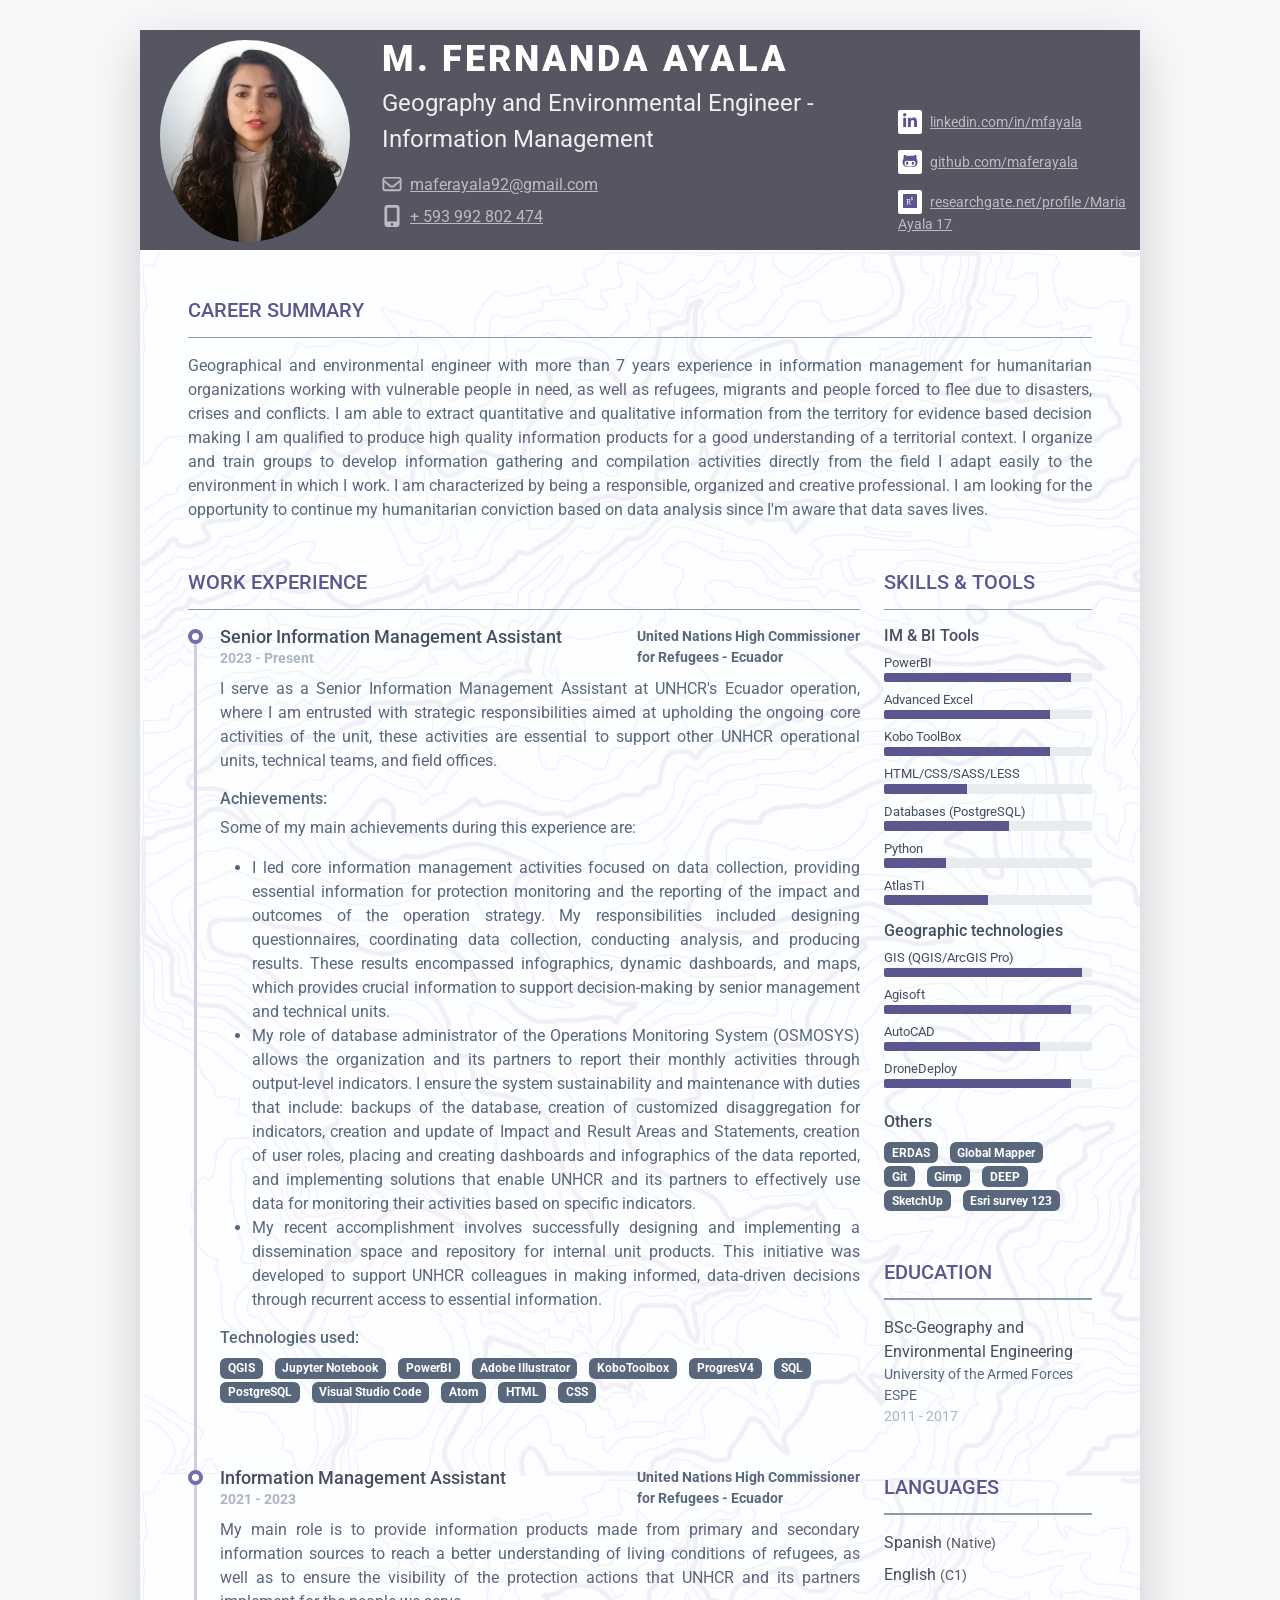
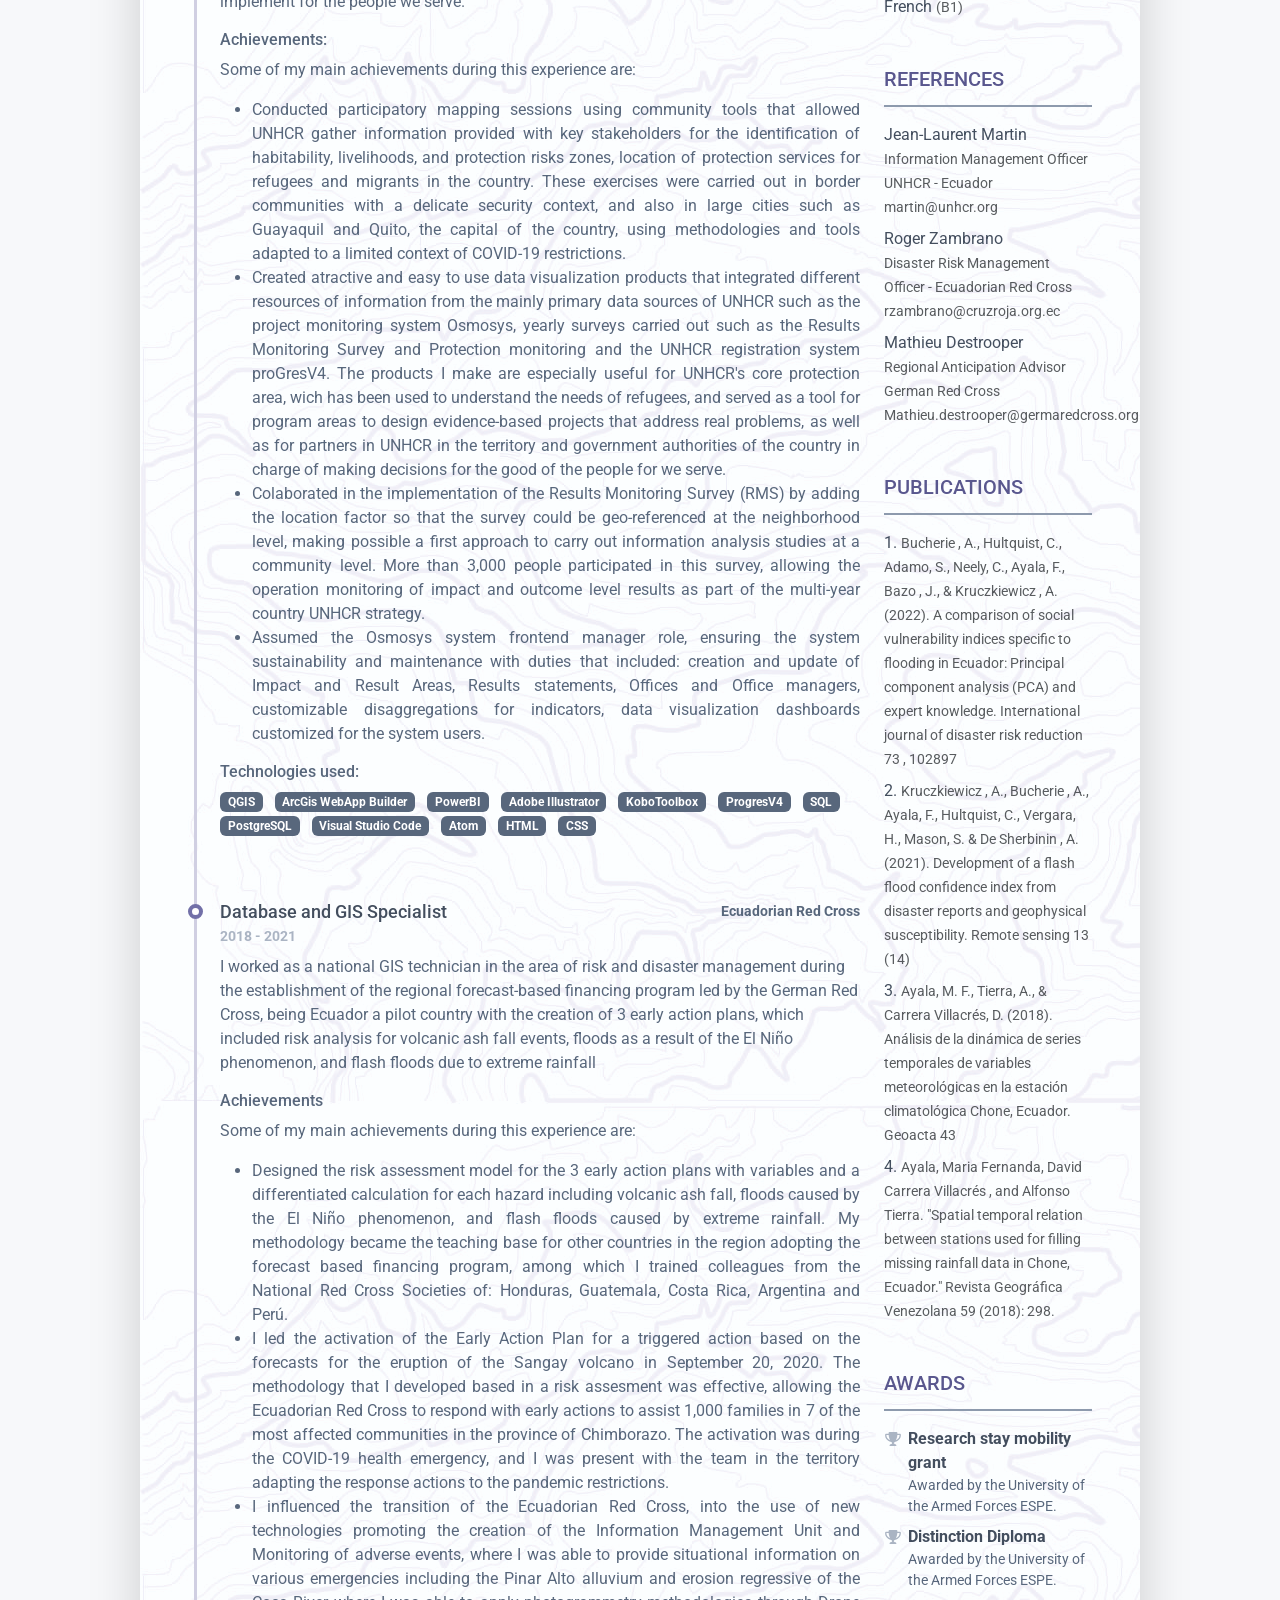
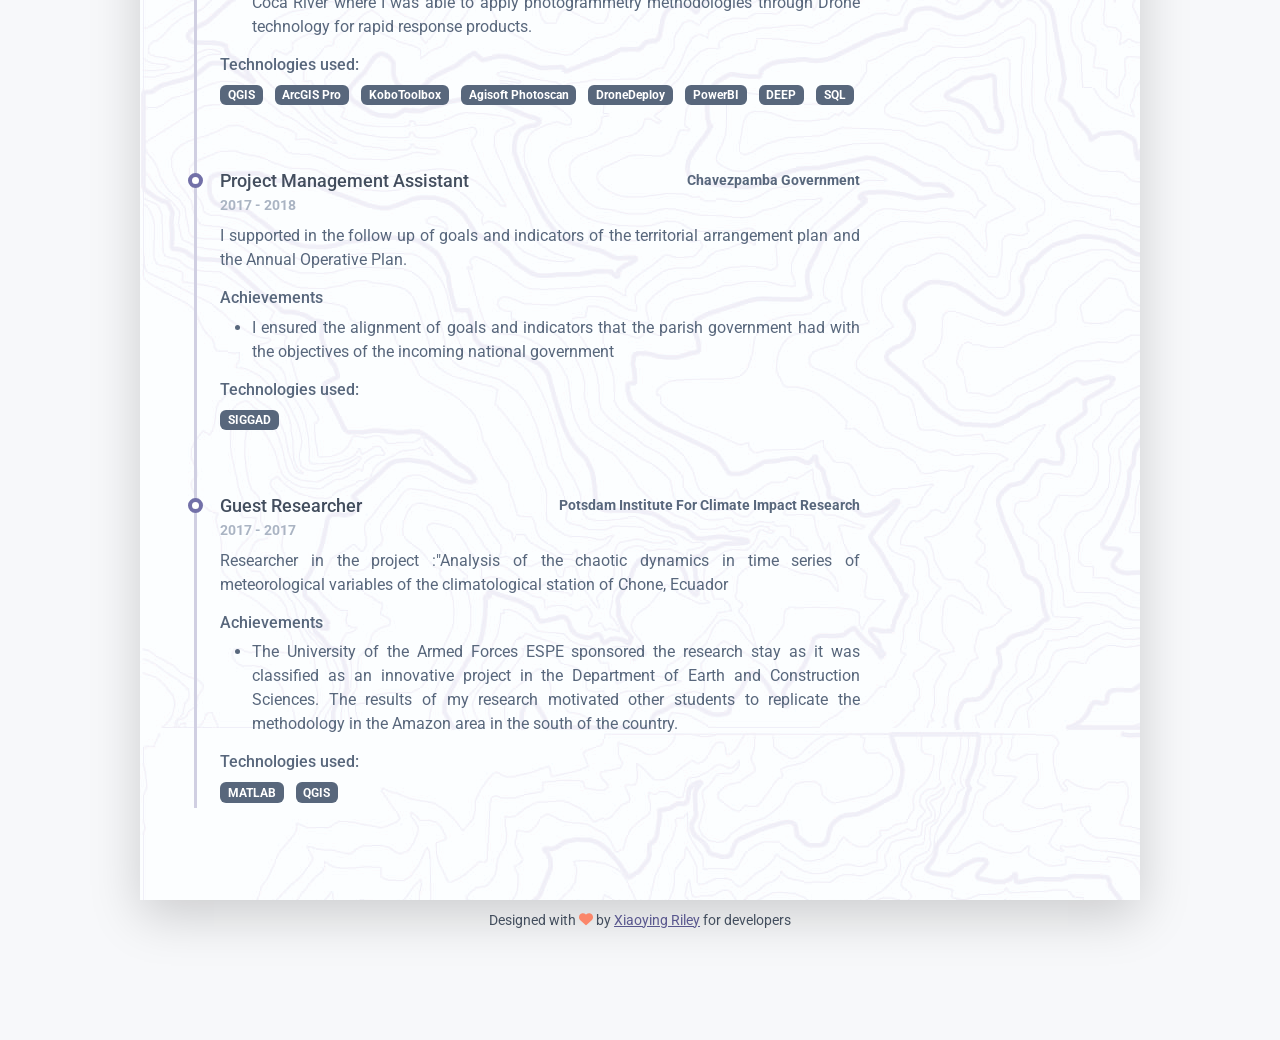
<file: index.html>
<!DOCTYPE html>
<html lang="en">
<head>
    <title>M. Fernanda Ayala</title>

    <!-- Meta -->
    <meta charset="utf-8">
    <meta http-equiv="X-UA-Compatible" content="IE=edge">
    <meta name="viewport" content="width=device-width, initial-scale=1.0">
    <meta name="description" content="Resume">
    <link rel="shortcut icon" href="favicon.ico">

    <!-- Google Font -->
    <link href="https://fonts.googleapis.com/css?family=Roboto:300,400,500,700,900" rel="stylesheet">

    <!-- FontAwesome JS-->
    <script defer src="assets/fontawesome/js/all.min.js"></script>

    <!-- Theme CSS -->
    <link id="theme-style" rel="stylesheet" href="style.css">
</head>

<body>

<article class="resume-wrapper text-center position-relative">
    <div class="resume-wrapper-inner mx-auto text-start bg-white shadow-lg">
        <header class="resume-header pt-4 pt-md-0">
            <div class="row">
                <div class="col-block col-md-auto resume-picture-holder text-center text-md-start">
                    <img class="picture" src="images/MF.jpg" alt="">
                </div><!--//col-->
                <div class="col ">
                    <div class="row p-2 justify-content-center justify-content-md-between">
                        <div class="primary-info col-md-8">
                            <h1 class="name mt-0 mb-1 text-white text-uppercase text-uppercase">M. Fernanda Ayala</h1>
                            <div class="title mb-3">Geography and Environmental Engineer - Information Management</div>
                            <ul class="list-unstyled">
                                <li class="mb-2"><a class="text-link" href='https://mail.google.com/mail/?view=cm&fs=1&to=maferayala92@gmail.com'><i
                                        class="far fa-envelope fa-fw me-2" data-fa-transform="grow-3"></i>maferayala92@gmail.com</a>
                                </li>
                                <li><a class="text-link" href="#"><i class="fas fa-mobile-alt fa-fw me-2"
                                                                     data-fa-transform="grow-6"></i>+ 593 992 802 474</a></li>
                            </ul>
                        </div><!--//primary-info-->
                        <div class="secondary-info col-md-4 mt-6">
                            <ul class="resume-social list-unstyled">
                                <li class="mb-3"><a class="text-link" href="https://www.linkedin.com/in/mfayala/"><span class="fa-container text-center me-2"><i class="fab fa-linkedin-in fa-fw"></i></span>linkedin.com/in/mfayala</a></li>
                                <li class="mb-3"><a class="text-link" href="https://github.com/maferayala"><span class="fa-container text-center me-2"><i class="fab fa-github-alt fa-fw"></i></span>github.com/maferayala</a></li>
                                <li class="mb-3"><a class="text-link" href="https://www.researchgate.net/profile/Maria-Ayala-17"><span class="fa-container text-center me-2"><i class="fab fa-researchgate fa-fw"></i></span>researchgate.net/profile /Maria Ayala 17</a></li>
                                <!--   <li><a class="text-link" href="#"><span class="fa-container text-center me-2"><i class="fas fa-globe"></i></span>yourwebsite.com</a></li>-->
                            </ul>
                        </div><!--//secondary-info-->
                    </div><!--//row-->

                </div><!--//col-->
            </div><!--//row-->
        </header>

        <div class="resume-body p-5">
            <section class="resume-section summary-section mb-5">
                <h2 class="resume-section-title text-uppercase font-weight-bold pb-3 mb-3">Career Summary</h2>
                <div class="resume-section-content">
                    <p align="justify" class="mb-0">

                        Geographical and environmental engineer with more than 7 years experience in information management for humanitarian
                        organizations working with vulnerable people in need, as well as refugees, migrants and people
                        forced to flee due to disasters, crises and conflicts. I am able to extract quantitative and
                        qualitative information from the territory for evidence based decision making I am qualified
                        to produce high quality information products for a good understanding of a territorial context.
                        I organize and train groups to develop information gathering and compilation activities directly
                        from the field I adapt easily to the environment in which I work. I am characterized by being a
                        responsible, organized and creative professional. I am looking for the opportunity to continue
                        my humanitarian conviction based on data analysis since I'm aware that data saves lives.
                    </p>
                </div>
            </section><!--//summary-section-->
            <div class="row">
                <div class="col-lg-9">
                    <section class="resume-section experience-section mb-5">
                        <h2 class="resume-section-title text-uppercase font-weight-bold pb-3 mb-3">Work Experience</h2>
                        <div class="resume-section-content">
                            <div class="resume-timeline position-relative">
                                <article class="resume-timeline-item position-relative pb-5">

                                      <div class="resume-timeline-item-header mb-2">
                                        <div class="d-flex flex-column flex-md-row">
                                            <h3 class="resume-position-title font-weight-bold mb-1">Senior Information
                                                Management Assistant</h3>
                                            <div class="resume-company-name ms-auto">United Nations High Commissioner <br />for Refugees - Ecuador</div>
                                        </div><!--//row-->
                                        <div class="resume-position-time mt-n20">2023 - Present</div>
                                    </div><!--//resume-timeline-item-header-->
                                    <div class="resume-timeline-item-desc">
                                        <p align="justify">
                                          I serve as a Senior Information Management Assistant at UNHCR's Ecuador operation, 
                                         where I am entrusted with strategic responsibilities aimed at upholding the ongoing core activities of the unit,
                                        these activities are essential to support other UNHCR operational units, technical teams, and field offices. 
                                      
                                        </p>
                                        <h4 class="resume-timeline-item-desc-heading font-weight-bold">
                                            Achievements:</h4>
                                        <p>Some of my main achievements during this experience are:</p>
                                        <ul>

                                              <li align="justify">
                                            I led core information management activities focused on data collection, providing essential information for protection monitoring 
                                            and the reporting of the impact and outcomes of the operation strategy. My responsibilities included designing questionnaires, coordinating 
                                            data collection, conducting analysis, and producing results. These results encompassed infographics, dynamic dashboards, and maps, which 
                                            provides crucial information to support decision-making by senior management and technical units.
                                            </li>

                                            <li align="justify">
                                                 My role of database administrator of the Operations Monitoring System (OSMOSYS) allows the organization and 
                                                its partners to report their monthly activities through output-level indicators. I ensure the system sustainability 
                                                and maintenance with duties that include: backups of the database, creation of customized disaggregation for indicators,
                                                creation and update of Impact and Result Areas and Statements, creation of user roles, placing and creating dashboards 
                                                and infographics of the data reported, and implementing solutions that enable UNHCR and its partners to effectively use
                                                data for monitoring their activities based on specific indicators. 
                                            </li>
                                            <li align="justify">
                                                My recent accomplishment involves successfully designing and implementing a dissemination space and repository for internal unit products. 
                                                This initiative was developed to support UNHCR colleagues in making informed, data-driven decisions through recurrent access to essential information.


                                            </li>
                                            
                                            
                                        </ul>
                                        <h4 class="resume-timeline-item-desc-heading font-weight-bold">Technologies
                                            used:</h4>
                                        <ul class="list-inline">
                                            <li class="list-inline-item"><span class="badge bg-secondary badge-pill">QGIS</span>
                                            </li>
                                            <li class="list-inline-item"><span class="badge bg-secondary badge-pill">Jupyter Notebook</span>
                                            </li>
                                            <li class="list-inline-item"><span class="badge bg-secondary badge-pill">PowerBI</span>
                                            </li>
                                            <li class="list-inline-item"><span class="badge bg-secondary badge-pill">Adobe Illustrator</span>
                                            </li>
                                            <li class="list-inline-item"><span class="badge bg-secondary badge-pill">KoboToolbox</span>
                                            </li>
                                            <li class="list-inline-item"><span class="badge bg-secondary badge-pill">ProgresV4</span>
                                            </li>
                                            <li class="list-inline-item"><span
                                                    class="badge bg-secondary badge-pill">SQL</span>
                                            </li>
                                            <li class="list-inline-item"><span class="badge bg-secondary badge-pill">PostgreSQL</span>
                                            </li>
                                            <li class="list-inline-item"><span
                                                    class="badge bg-secondary badge-pill">Visual Studio Code</span>
                                            </li>
                                            <li class="list-inline-item"><span
                                                    class="badge bg-secondary badge-pill">Atom</span>
                                            </li>
                                            <li class="list-inline-item"><span
                                                    class="badge bg-secondary badge-pill">HTML</span>
                                            </li>
                                            <li class="list-inline-item"><span
                                                    class="badge bg-secondary badge-pill">CSS</span>
                                            </li>

                                        </ul>
                                    </div><!--//resume-timeline-item-desc-->

                                </article><!--//resume-timeline-item-->

                                <article class="resume-timeline-item position-relative pb-5">


                                    <div class="resume-timeline-item-header mb-2">
                                        <div class="d-flex flex-column flex-md-row">
                                            <h3 class="resume-position-title font-weight-bold mb-1">Information
                                                Management Assistant</h3>
                                            <div class="resume-company-name ms-auto">United Nations High Commissioner <br />for Refugees - Ecuador</div>
                                        </div><!--//row-->
                                        <div class="resume-position-time mt-n20">2021 - 2023</div>
                                    </div><!--//resume-timeline-item-header-->
                                    <div class="resume-timeline-item-desc">
                                        <p align="justify">
                                          My main role is to provide information products made from primary and secondary information
                                          sources to reach a better understanding of living conditions of refugees, as well as to ensure
                                          the visibility of the protection actions that UNHCR and its partners implement for the people
                                          we serve.

                                        </p>
                                        <h4 class="resume-timeline-item-desc-heading font-weight-bold">
                                            Achievements:</h4>
                                        <p>Some of my main achievements during this experience are:</p>
                                        <ul>
                                            <li align="justify">
                                                Conducted participatory mapping sessions using community tools that allowed UNHCR
                                                gather information provided with key stakeholders for the identification of habitability,
                                                livelihoods, and protection risks zones, location of protection services for refugees and migrants
                                                in the country. These exercises were carried out in border communities with a delicate security context,
                                                and also in large cities such as Guayaquil and Quito, the capital of the country, using methodologies and
                                                tools adapted to a limited context of COVID-19 restrictions.

                                            </li>
                                            <li align="justify">
                                                Created atractive and easy to use data visualization products that integrated different resources
                                                of information from the mainly primary data sources of UNHCR such as the project monitoring system Osmosys,
                                                yearly surveys carried out such as the Results Monitoring Survey and Protection monitoring and the UNHCR
                                                registration system proGresV4. The products I make are especially useful for UNHCR's core protection area,
                                                wich has been used to understand the needs of refugees, and served as a tool for program areas to design
                                                evidence-based projects that address real problems, as well as for partners in UNHCR in the territory
                                                and government authorities of the country in charge of making decisions for the good of the people
                                                for we serve.
                                            </li>
                                            <li align="justify">
                                                Colaborated in the implementation of the Results Monitoring Survey (RMS) by adding the location factor
                                                so that the survey could be geo-referenced at the neighborhood level, making possible a first approach
                                                to carry out information analysis studies at a community level. More than 3,000 people participated
                                                in this survey, allowing the operation monitoring of impact and outcome level results as part of the
                                                multi-year country UNHCR strategy.

                                            </li>
                                            <li align="justify">
                                                Assumed the Osmosys system frontend manager role, ensuring the system sustainability and maintenance with
                                                duties that included: creation and update of Impact and Result Areas, Results statements, Offices and Office
                                                managers, customizable disaggregations for indicators, data visualization dashboards customized for the system users.
                                            </li>
                                        </ul>
                                        <h4 class="resume-timeline-item-desc-heading font-weight-bold">Technologies
                                            used:</h4>
                                        <ul class="list-inline">
                                            <li class="list-inline-item"><span class="badge bg-secondary badge-pill">QGIS</span>
                                            </li>
                                            <li class="list-inline-item"><span class="badge bg-secondary badge-pill">ArcGis WebApp Builder</span>
                                            </li>
                                            <li class="list-inline-item"><span class="badge bg-secondary badge-pill">PowerBI</span>
                                            </li>
                                            <li class="list-inline-item"><span class="badge bg-secondary badge-pill">Adobe Illustrator</span>
                                            </li>
                                            <li class="list-inline-item"><span class="badge bg-secondary badge-pill">KoboToolbox</span>
                                            </li>
                                            <li class="list-inline-item"><span class="badge bg-secondary badge-pill">ProgresV4</span>
                                            </li>
                                            <li class="list-inline-item"><span
                                                    class="badge bg-secondary badge-pill">SQL</span>
                                            </li>
                                            <li class="list-inline-item"><span class="badge bg-secondary badge-pill">PostgreSQL</span>
                                            </li>
                                            <li class="list-inline-item"><span
                                                    class="badge bg-secondary badge-pill">Visual Studio Code</span>
                                            </li>
                                            <li class="list-inline-item"><span
                                                    class="badge bg-secondary badge-pill">Atom</span>
                                            </li>
                                            <li class="list-inline-item"><span
                                                    class="badge bg-secondary badge-pill">HTML</span>
                                            </li>
                                            <li class="list-inline-item"><span
                                                    class="badge bg-secondary badge-pill">CSS</span>
                                            </li>

                                        </ul>
                                    </div><!--//resume-timeline-item-desc-->

                                </article><!--//resume-timeline-item-->

                                <article class="resume-timeline-item position-relative pb-5">

                                    <div class="resume-timeline-item-header mb-2">
                                        <div class="d-flex flex-column flex-md-row">
                                            <h3 class="resume-position-title font-weight-bold mb-1"> Database and GIS Specialist</h3>
                                            <div class="resume-company-name ms-auto">Ecuadorian Red Cross</div>
                                        </div><!--//row-->
                                        <div class="resume-position-time">2018 - 2021</div>
                                    </div><!--//resume-timeline-item-header-->
                                    <div class="resume-timeline-item-desc">
                                        <p>I worked as a national GIS technician in the area of risk and disaster management during
                                          the establishment of the regional forecast-based financing program led by the German Red Cross,
                                          being Ecuador a pilot country with the creation of 3 early action plans, which included risk analysis
                                          for volcanic ash fall events, floods as a result of the El Niño phenomenon, and flash floods due to
                                          extreme rainfall
                                        </p>
                                        <h4 class="resume-timeline-item-desc-heading font-weight-bold">Achievements</h4>
                                        <p>Some of my main achievements during this experience are:</p>
                                        <ul>
                                            <li align="justify">
                                                Designed the risk assessment model for the 3 early action plans with variables and a differentiated
                                                calculation for each hazard including volcanic ash fall, floods caused by the El Niño phenomenon, and
                                                flash floods caused by extreme rainfall. My methodology became the teaching base for other countries in
                                                the region adopting the forecast based financing program, among which I trained colleagues from the National
                                                Red Cross Societies of: Honduras, Guatemala, Costa Rica, Argentina and Perú.
                                            </li>
                                            <li align="justify">
                                                I led the activation of the Early Action Plan for a triggered action based on the forecasts for the eruption
                                                of the Sangay volcano in September 20, 2020. The methodology that I developed based in a risk assesment was
                                                effective, allowing the Ecuadorian Red Cross to respond with early actions to assist 1,000 families in 7 of
                                                the most affected communities in the province of Chimborazo. The activation was during the COVID-19 health
                                                emergency, and I was present with the team in the territory adapting the response actions to the pandemic
                                                restrictions.
                                            </li>
                                            <li align="justify">
                                                I influenced the transition of the Ecuadorian Red Cross, into the use of new technologies promoting the creation
                                                of the Information Management Unit and Monitoring of adverse events, where I was able to provide situational
                                                information on various emergencies including the Pinar Alto alluvium and erosion regressive of the Coca River
                                                where I was able to apply photogrammetry methodologies through Drone technology for rapid response products.
                                            </li>
                                        </ul>
                                        <h4 class="resume-timeline-item-desc-heading font-weight-bold">Technologies
                                            used:</h4>
                                        <ul class="list-inline">
                                            <li class="list-inline-item"><span class="badge bg-secondary badge-pill">QGIS</span>
                                            </li>
                                            <li class="list-inline-item"><span class="badge bg-secondary badge-pill">ArcGIS Pro</span>
                                            </li>
                                            <li class="list-inline-item"><span class="badge bg-secondary badge-pill">KoboToolbox</span>
                                            </li>
                                            <li class="list-inline-item"><span class="badge bg-secondary badge-pill">Agisoft Photoscan</span>
                                            </li>
                                            <li class="list-inline-item"><span class="badge bg-secondary badge-pill">DroneDeploy</span>
                                            </li>
                                            <li class="list-inline-item"><span class="badge bg-secondary badge-pill">PowerBI</span>
                                            </li>
                                            <li class="list-inline-item"><span class="badge bg-secondary badge-pill">DEEP</span>
                                            </li>
                                            <li class="list-inline-item"><span
                                                    class="badge bg-secondary badge-pill">SQL</span>
                                            </li>

                                        </ul>
                                    </div><!--//resume-timeline-item-desc-->

                                </article><!--//resume-timeline-item-->

                                <article class="resume-timeline-item position-relative pb-5">

                                    <div class="resume-timeline-item-header mb-2">
                                        <div class="d-flex flex-column flex-md-row">
                                            <h3 class="resume-position-title font-weight-bold mb-1">Project Management
                                                Assistant</h3>
                                            <div class="resume-company-name ms-auto">Chavezpamba Government</div>
                                        </div><!--//row-->
                                        <div class="resume-position-time">2017 - 2018</div>
                                    </div><!--//resume-timeline-item-header-->
                                    <div class="resume-timeline-item-desc">
                                        <p align="justify">
                                            I  supported in the follow up of goals and indicators of the territorial arrangement
                                            plan and the Annual Operative Plan.

                                          </p>
                                        <h4 class="resume-timeline-item-desc-heading font-weight-bold">Achievements</h4>
                                        <ul>
                                            <li align="justify">
                                                I ensured the alignment of goals and indicators that the parish government
                                                 had with the objectives of the incoming national government
                                            </li>
                                        </ul>
                                        <h4 class="resume-timeline-item-desc-heading font-weight-bold">Technologies
                                            used:</h4>
                                        <ul class="list-inline">
                                            <li class="list-inline-item"><span
                                                    class="badge bg-secondary badge-pill">SIGGAD</span>
                                            </li>
                                        </ul>
                                    </div><!--//resume-timeline-item-desc-->

                                </article><!--//resume-timeline-item-->

                                <article class="resume-timeline-item position-relative">
                                    <div class="resume-timeline-item-header mb-2">
                                        <div class="d-flex flex-column flex-md-row">
                                            <h3 class="resume-position-title font-weight-bold mb-1">Guest Researcher</h3>
                                            <div class="resume-company-name ms-auto">Potsdam Institute For Climate Impact Research</div>
                                        </div><!--//row-->
                                        <div class="resume-position-time">2017 - 2017</div>
                                    </div><!--//resume-timeline-item-header-->
                                    <div class="resume-timeline-item-desc">
                                        <p align="justify">
                                          Researcher in the project :"Analysis of the chaotic dynamics in time series of
                                          meteorological variables of the climatological station of Chone, Ecuador

                                        </p>

                                        <h4 class="resume-timeline-item-desc-heading font-weight-bold">Achievements</h4>
                                        <ul>
                                            <li align="justify">
                                                The University of the Armed Forces ESPE sponsored the research stay as it was classified
                                                as an innovative project in the Department of Earth and Construction Sciences. The results
                                                of my research motivated other students to replicate the methodology in the Amazon area in
                                                the south of the country.
                                            </li>

                                        </ul>
                                        <h4 class="resume-timeline-item-desc-heading font-weight-bold">Technologies
                                            used:</h4>
                                        <ul class="list-inline">
                                            <li class="list-inline-item"><span class="badge bg-secondary badge-pill">MATLAB</span>
                                            </li>
                                            <li class="list-inline-item"><span class="badge bg-secondary badge-pill">QGIS</span>
                                            </li>
                                        </ul>
                                    </div><!--//resume-timeline-item-desc-->

                                </article><!--//resume-timeline-item-->




                            </div><!--//resume-timeline-->


                        </div>
                    </section><!--//experience-section-->
                </div>
                <div class="col-lg-3">
                    <section class="resume-section skills-section mb-5">
                        <h2 class="resume-section-title text-uppercase font-weight-bold pb-3 mb-3">Skills &amp;
                            Tools</h2>
                        <div class="resume-section-content">
                            <div class="resume-skill-item">
                                <div class="resume-skill-item">
                                    <h4 class="resume-skills-cat font-weight-bold">IM & BI Tools</h4>
                                    <ul class="list-unstyled">
                                        <li class="mb-2">
                                            <div class="resume-skill-name">PowerBI</div>
                                            <div class="progress resume-progress">
                                                <div class="progress-bar theme-progress-bar-dark" role="progressbar"
                                                     style="width: 90%" aria-valuenow="25" aria-valuemin="0"
                                                     aria-valuemax="100"></div>
                                            </div>
                                        </li>
                                        <li class="mb-2">
                                            <div class="resume-skill-name">Advanced Excel</div>
                                            <div class="progress resume-progress">
                                                <div class="progress-bar theme-progress-bar-dark" role="progressbar"
                                                     style="width: 80%" aria-valuenow="25" aria-valuemin="0"
                                                     aria-valuemax="100"></div>
                                            </div>
                                        </li>
                                        <li class="mb-2">
                                            <div class="resume-skill-name">Kobo ToolBox</div>
                                            <div class="progress resume-progress">
                                                <div class="progress-bar theme-progress-bar-dark" role="progressbar"
                                                     style="width: 80%" aria-valuenow="25" aria-valuemin="0"
                                                     aria-valuemax="100"></div>
                                            </div>
                                        </li>
                                        <li class="mb-2">
                                            <div class="resume-skill-name">HTML/CSS/SASS/LESS</div>
                                            <div class="progress resume-progress">
                                                <div class="progress-bar theme-progress-bar-dark" role="progressbar"
                                                     style="width: 40%" aria-valuenow="25" aria-valuemin="0"
                                                     aria-valuemax="100"></div>
                                            </div>
                                        </li>
                                        <li class="mb-2">
                                            <div class="resume-skill-name">Databases (PostgreSQL)</div>
                                            <div class="progress resume-progress">
                                                <div class="progress-bar theme-progress-bar-dark" role="progressbar"
                                                     style="width: 60%" aria-valuenow="25" aria-valuemin="0"
                                                     aria-valuemax="100"></div>
                                            </div>
                                        </li>
                                        <li class="mb-2">
                                            <div class="resume-skill-name">Python</div>
                                            <div class="progress resume-progress">
                                                <div class="progress-bar theme-progress-bar-dark" role="progressbar"
                                                     style="width: 30%" aria-valuenow="25" aria-valuemin="0"
                                                     aria-valuemax="100"></div>
                                            </div>
                                        </li>
                                        <li class="mb-2">
                                            <div class="resume-skill-name">AtlasTI</div>
                                            <div class="progress resume-progress">
                                                <div class="progress-bar theme-progress-bar-dark" role="progressbar"
                                                     style="width: 50%" aria-valuenow="25" aria-valuemin="0"
                                                     aria-valuemax="100"></div>
                                            </div>
                                        </li>

                                    </ul>
                                </div><!--//resume-skill-item-->
                                <h4 class="resume-skills-cat font-weight-bold">Geographic technologies</h4>
                                <ul class="list-unstyled mb-4">

                                    <li class="mb-2">
                                        <div class="resume-skill-name">GIS (QGIS/ArcGIS Pro)</div>
                                        <div class="progress resume-progress">
                                            <div class="progress-bar theme-progress-bar-dark" role="progressbar"
                                                 style="width: 95%" aria-valuenow="25" aria-valuemin="0"
                                                 aria-valuemax="100"></div>
                                        </div>
                                    </li>
                                    <li class="mb-2">
                                        <div class="resume-skill-name">Agisoft</div>
                                        <div class="progress resume-progress">
                                            <div class="progress-bar theme-progress-bar-dark" role="progressbar"
                                                 style="width: 90%" aria-valuenow="25" aria-valuemin="0"
                                                 aria-valuemax="100"></div>
                                        </div>
                                    </li>
                                    <li class="mb-2">
                                        <div class="resume-skill-name">AutoCAD</div>
                                        <div class="progress resume-progress">
                                            <div class="progress-bar theme-progress-bar-dark" role="progressbar"
                                                 style="width: 75%" aria-valuenow="25" aria-valuemin="0"
                                                 aria-valuemax="100"></div>
                                        </div>
                                    </li>
                                    <li class="mb-2">
                                        <div class="resume-skill-name">DroneDeploy</div>
                                        <div class="progress resume-progress">
                                            <div class="progress-bar theme-progress-bar-dark" role="progressbar"
                                                 style="width: 90%" aria-valuenow="25" aria-valuemin="0"
                                                 aria-valuemax="100"></div>
                                        </div>
                                    </li>
                                </ul>
                            </div><!--//resume-skill-item-->


                            <div class="resume-skill-item">
                                <h4 class="resume-skills-cat font-weight-bold">Others</h4>
                                <ul class="list-inline">
                                    <li class="list-inline-item"><span
                                            class="badge bg-secondary badge-pill">ERDAS</span></li>
                                    <li class="list-inline-item"><span
                                            class="badge bg-secondary badge-pill">Global Mapper</span></li>
                                    <li class="list-inline-item"><span class="badge bg-secondary badge-pill">Git</span>
                                    </li>
                                    <li class="list-inline-item"><span class="badge bg-secondary badge-pill">Gimp</span>
                                    </li>
                                    <li class="list-inline-item"><span class="badge bg-secondary badge-pill">DEEP</span>
                                    </li>
                                    <li class="list-inline-item"><span
                                            class="badge bg-secondary badge-pill">SketchUp</span>
                                    </li>
                                    <li class="list-inline-item"><span
                                            class="badge bg-secondary badge-pill">Esri survey 123</span>
                                    </li>
                                </ul>
                            </div><!--//resume-skill-item-->
                        </div><!--resume-section-content-->
                    </section><!--//skills-section-->
                    <section class="resume-section education-section mb-5">
                        <h2 class="resume-section-title text-uppercase font-weight-bold pb-3 mb-3">Education</h2>
                        <div class="resume-section-content">
                            <ul class="list-unstyled">
                                <li>
                                    <div class="resume-degree font-weight-bold">BSc-Geography and Environmental Engineering
                                    </div>
                                    <div class="resume-degree-org">University of the Armed Forces ESPE</div>
                                    <div class="resume-degree-time">2011 - 2017</div>
                                </li>
                            </ul>
                        </div>
                    </section><!--//education-section-->

                    <section class="resume-section language-section mb-5">
                        <h2 class="resume-section-title text-uppercase font-weight-bold pb-3 mb-3">Languages</h2>
                        <div class="resume-section-content">
                            <ul class="list-unstyled resume-lang-list">
                                <li class="mb-2"><span class="resume-lang-name font-weight-bold">Spanish</span> <small
                                        class="text-muted font-weight-normal">(Native)</small></li>
                                <li class="mb-2 align-middle"><span
                                        class="resume-lang-name font-weight-bold">English</span> <small
                                        class="text-muted font-weight-normal">(C1)</small>
                                </li>
                                <li><span class="resume-lang-name font-weight-bold">French</span> <small
                                        class="text-muted font-weight-normal">(B1)</small></li>
                            </ul>
                        </div>
                    </section><!--//language-section-->
                    <section class="resume-section language-section mb-5">
                        <h2 class="resume-section-title text-uppercase font-weight-bold pb-3 mb-3">References</h2>
                        <div class="resume-section-content">
                            <ul class="list-unstyled resume-lang-list">
                                <li class="mb-2"><span class="resume-lang-name font-weight-bold">Jean-Laurent Martin</span>
                                  <small
                                        class="text-muted font-weight-normal">Information Management Officer UNHCR - Ecuador <br />martin@unhcr.org</small>
                                        </li>
                                <li class="mb-2 align-middle"><span
                                        class="resume-lang-name font-weight-bold">Roger Zambrano <br /></span>
                                        <small
                                        class="text-muted font-weight-normal">Disaster Risk Management Officer - Ecuadorian Red Cross<br />rzambrano@cruzroja.org.ec</small>
                                </li>
                                <li class="mb-2 align-middle"><span
                                        class="resume-lang-name font-weight-bold">Mathieu Destrooper <br /></span> <small
                                        class="text-muted font-weight-normal">Regional Anticipation Advisor German Red Cross<br />Mathieu.destrooper@germaredcross.org</small></li>
                            </ul>
                        </div>
                    </section><!--//References-section-->
                    <section class="resume-section language-section mb-5">
                        <h2 class="resume-section-title text-uppercase font-weight-bold pb-3 mb-3">Publications</h2>
                        <div class="resume-section-content">
                            <ul class="list-unstyled resume-lang-list">
                                <li class="mb-2"><span class="resume-lang-name font-weight-bold">1.</span>
                                  <small
                                        class="text-muted font-weight-normal">Bucherie , A., Hultquist, C., Adamo, S., Neely, C., Ayala, F., Bazo , J., & Kruczkiewicz , A. (2022). A comparison of
                                        social vulnerability indices specific to flooding in Ecuador: Principal component analysis (PCA) and expert
                                        knowledge. International journal of disaster risk reduction 73 , 102897</small>
                                </li>
                                <li class="mb-2"><span class="resume-lang-name font-weight-bold">2.</span>
                                  <small
                                        class="text-muted font-weight-normal">Kruczkiewicz , A., Bucherie , A., Ayala, F., Hultquist, C., Vergara, H., Mason, S. & De Sherbinin , A. (2021).
                                        Development of a flash flood confidence index from disaster reports and geophysical susceptibility. Remote
                                        sensing 13 (14)</small>
                                </li>
                                <li class="mb-2"><span class="resume-lang-name font-weight-bold">3.</span>
                                  <small
                                        class="text-muted font-weight-normal">Ayala, M. F., Tierra, A., & Carrera Villacrés, D. (2018). Análisis de la dinámica de series temporales de variables
                                        meteorológicas en la estación climatológica Chone, Ecuador. Geoacta 43 </small>
                                </li>
                                <li class="mb-2"><span class="resume-lang-name font-weight-bold">4.</span>
                                  <small
                                        class="text-muted font-weight-normal">Ayala, Maria Fernanda, David Carrera Villacrés , and Alfonso Tierra. "Spatial temporal relation between stations
                                        used for filling missing rainfall data in Chone, Ecuador." Revista Geográfica Venezolana 59 (2018): 298. </small>
                                </li>

                            </ul>
                        </div>
                    </section><!--//Publications-section-->
                    <section class="resume-section reference-section mb-5">
                        <h2 class="resume-section-title text-uppercase font-weight-bold pb-3 mb-3">Awards</h2>
                        <div class="resume-section-content">
                            <ul class="list-unstyled resume-awards-list">
                                <li class="mb-2 ps-4 position-relative">
                                    <i class="resume-award-icon fas fa-trophy position-absolute"
                                       data-fa-transform="shrink-2"></i>
                                    <div class="resume-award-name"> Research stay mobility grant</div>
                                    <div class="resume-award-desc">Awarded by the University of the Armed Forces ESPE.
                                    </div>
                                </li>
                                <li class="mb-0 ps-4 position-relative">
                                    <i class="resume-award-icon fas fa-trophy position-absolute"
                                       data-fa-transform="shrink-2"></i>
                                    <div class="resume-award-name">Distinction Diploma</div>
                                    <div class="resume-award-desc">Awarded by the University of the Armed Forces ESPE.
                                    </div>
                                </li>
                            </ul>
                        </div>
                    </section><!--//interests-section-->
                </div>
            </div><!--//row-->
        </div><!--//resume-body-->


    </div>
    <footer class="footer text-center pt-2 pb-5">
   	    <!--/* This template is free as long as you keep the footer attribution link. If you'd like to use the template without the attribution link, you can buy the commercial license via our website: themes.3rdwavemedia.com Thank you for your support. :) */-->
           <small class="copyright">Designed with <span class="sr-only">love</span><i class="fas fa-heart"></i> by <a href="http://themes.3rdwavemedia.com" target="_blank">Xiaoying Riley</a> for developers</small>
       </footer>

    <meta charset="UTF-8">
    <title>Title</title>
</head>
<body>

</body>
</html>
</file>
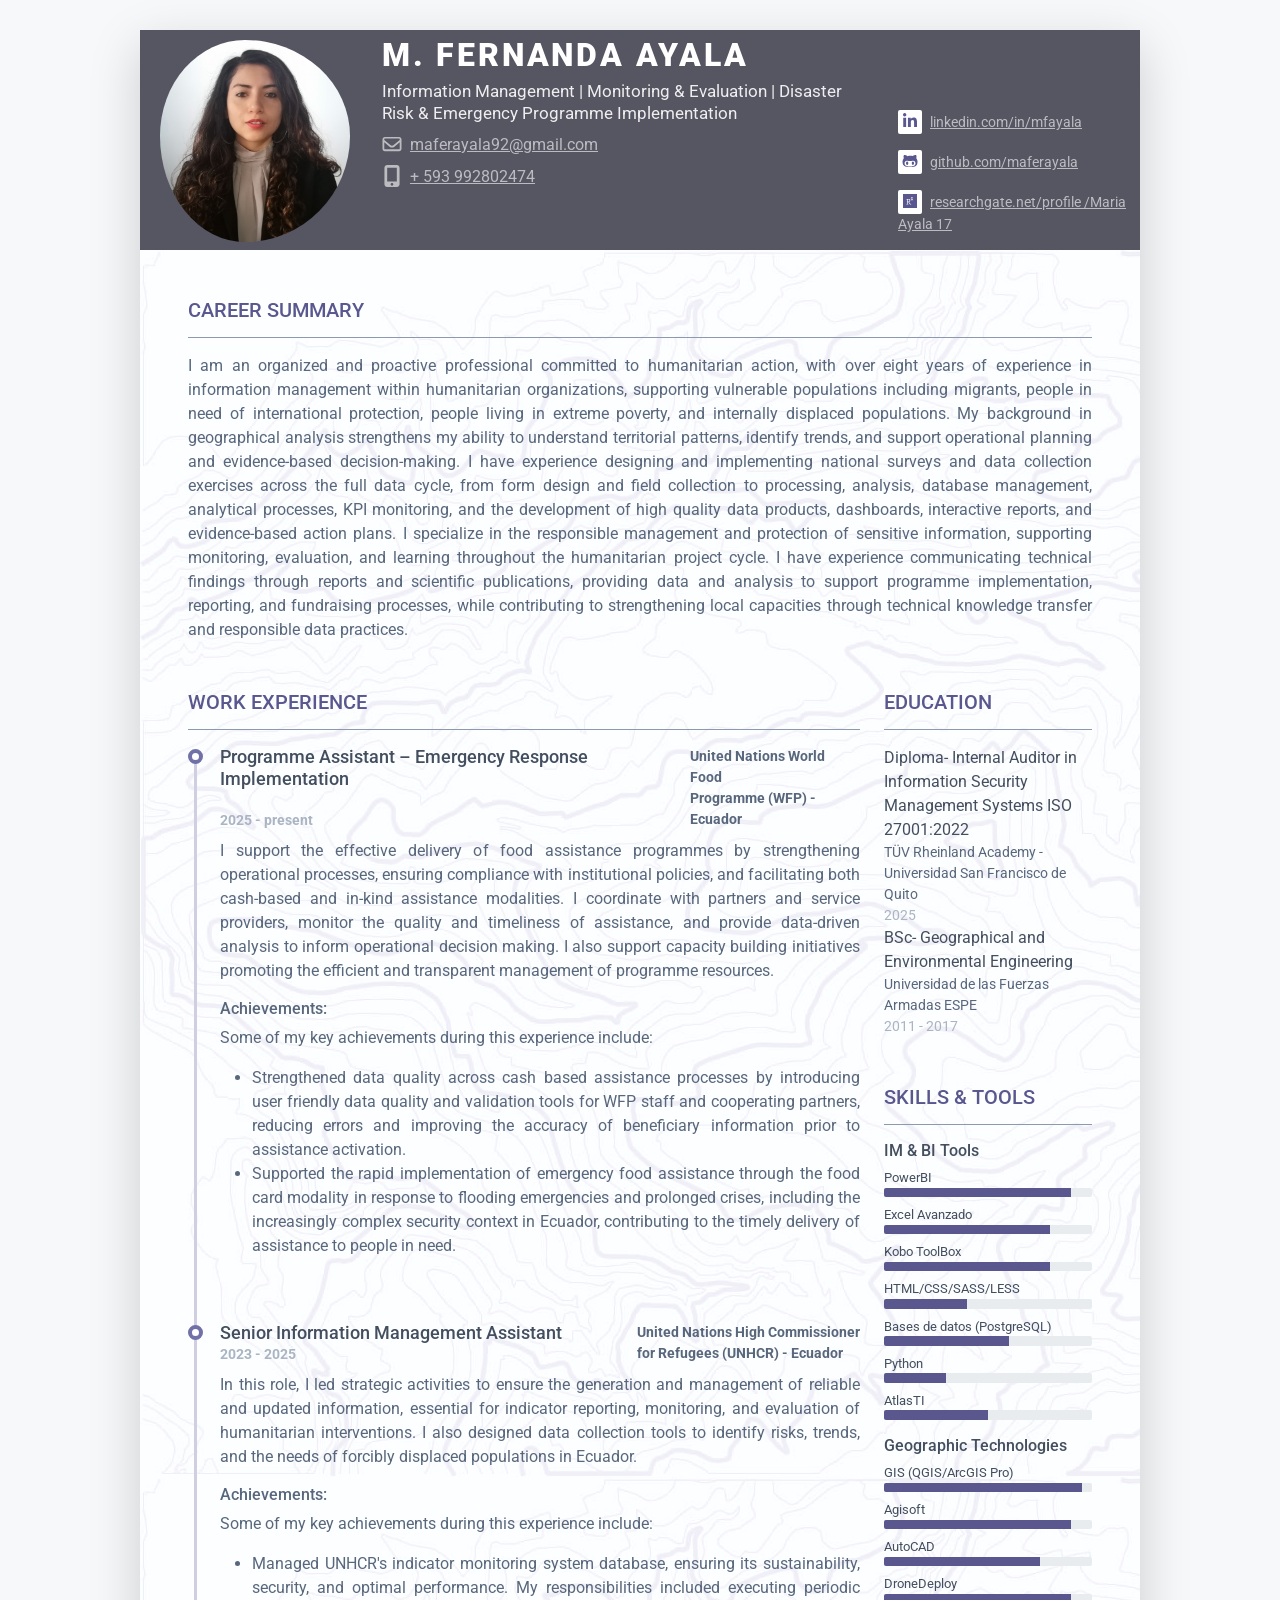
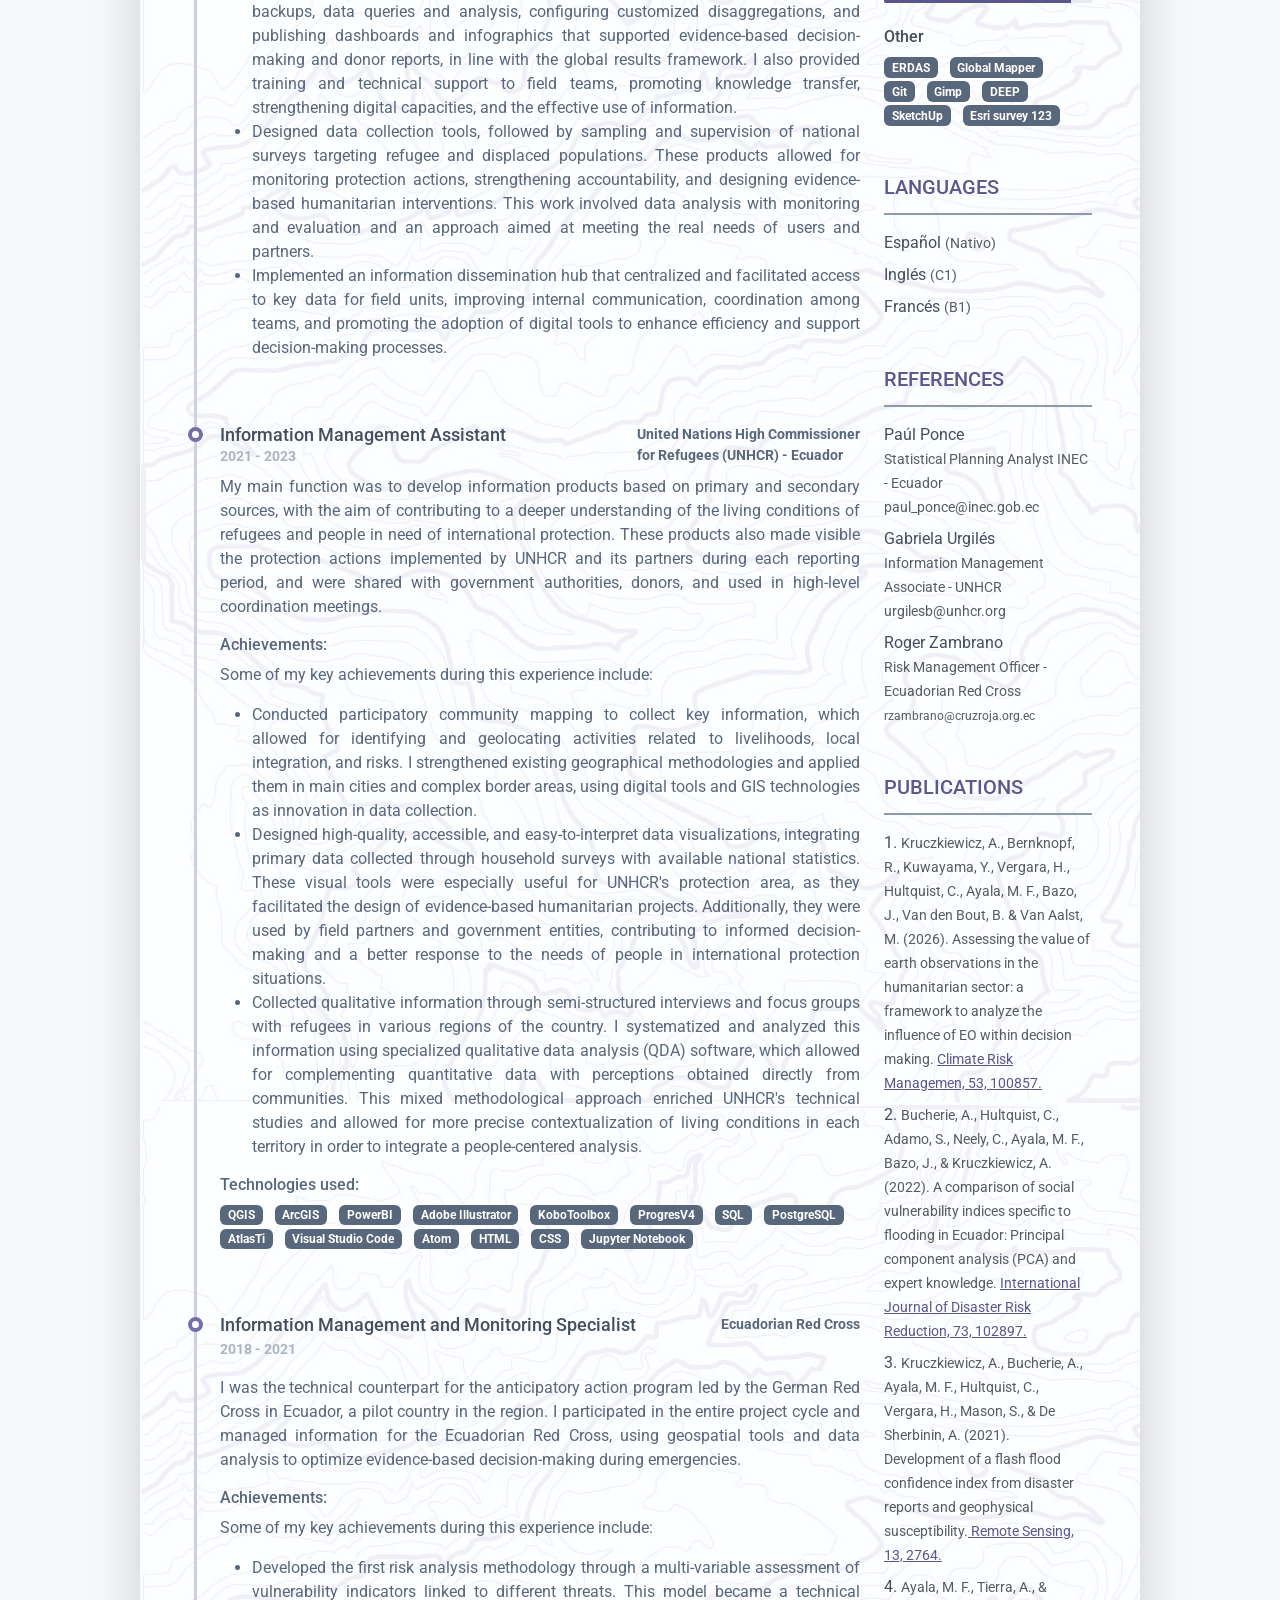
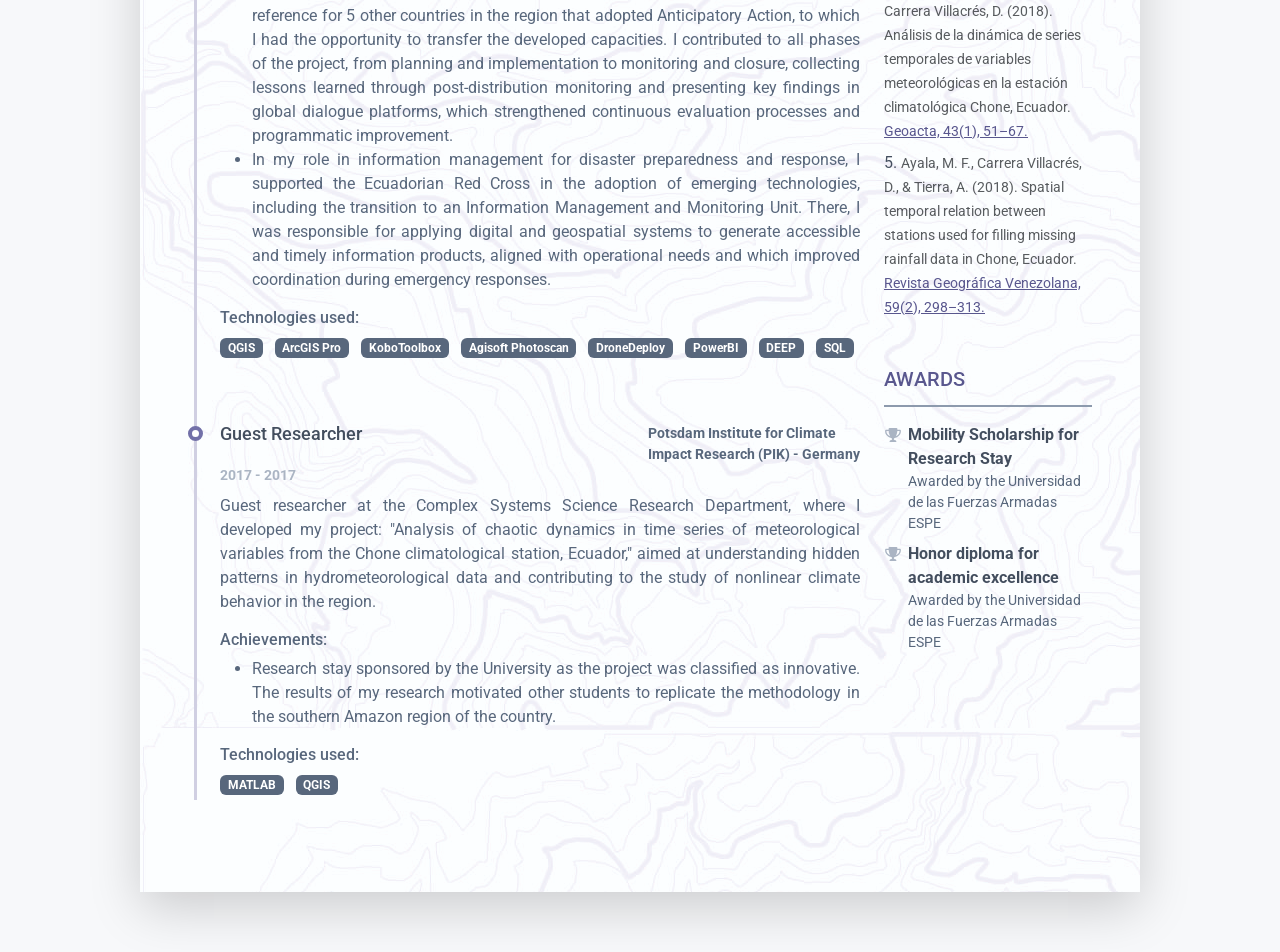
<file: cv_adapted_en.html>
<!DOCTYPE html>
<html lang="es">
<head>
    <title>M. Fernanda Ayala</title>

    <!-- Meta -->
    <meta charset="utf-8">
    <meta http-equiv="X-UA-Compatible" content="IE=edge">
    <meta name="viewport" content="width=device-width, initial-scale=1.0">
    <meta name="description" content="Currículum">
    <link rel="shortcut icon" href="favicon.ico">

    <!-- Google Font -->
    <link href="https://fonts.googleapis.com/css?family=Roboto:300,400,500,700,900" rel="stylesheet">

    <!-- FontAwesome JS-->
    <script defer src="assets/fontawesome/js/all.min.js"></script>

    <!-- Theme CSS -->
    <link id="theme-style" rel="stylesheet" href="style.css">
</head>

<body>

<article class="resume-wrapper text-center position-relative">
    <div class="resume-wrapper-inner mx-auto text-start bg-white shadow-lg">
        <header class="resume-header pt-4 pt-md-0">
            <div class="row">
                <div class="col-block col-md-auto resume-picture-holder text-center text-md-start">
                    <img class="picture" src="images/MF.jpg" alt="">
                </div><!--//col-->
                <div class="col ">
                    <div class="row p-2 justify-content-center justify-content-md-between">
                        <div class="primary-info col-md-8">
                                <h1 class="name mt-0 mb-2 text-white text-uppercase" style="font-size: 2rem; line-height: 1.1;">
                                    M. Fernanda Ayala
                                </h1>
                                
                                <div class="title mb-2" style="font-size: 1.05rem; line-height: 1.3;">
                                    Information Management | Monitoring & Evaluation | Disaster Risk & Emergency Programme Implementation
                                </div>
                                
                               
                            <ul class="list-unstyled">
                                <li class="mb-2"><a class="text-link" href='https://mail.google.com/mail/?view=cm&fs=1&to=maferayala92@gmail.com'><i
                                        class="far fa-envelope fa-fw me-2" data-fa-transform="grow-3"></i>maferayala92@gmail.com</a>
                                </li>
                                <li><a class="text-link" href="#"><i class="fas fa-mobile-alt fa-fw me-2"
                                                                     data-fa-transform="grow-6"></i>+ 593 992802474</a></li>
                            </ul>
                        </div><!--//primary-info-->
                        <div class="secondary-info col-md-4 mt-6">
                            <ul class="resume-social list-unstyled">
                                <li class="mb-3"><a class="text-link" href="https://www.linkedin.com/in/mfayala/"><span class="fa-container text-center me-2"><i class="fab fa-linkedin-in fa-fw"></i></span>linkedin.com/in/mfayala</a></li>
                                <li class="mb-3"><a class="text-link" href="https://github.com/maferayala"><span class="fa-container text-center me-2"><i class="fab fa-github-alt fa-fw"></i></span>github.com/maferayala</a></li>
                                <li class="mb-3"><a class="text-link" href="https://www.researchgate.net/profile/Maria-Ayala-17"><span class="fa-container text-center me-2"><i class="fab fa-researchgate fa-fw"></i></span>researchgate.net/profile /Maria Ayala 17</a></li>
                            </ul>
                        </div><!--//secondary-info-->
                    </div><!--//row-->
                </div><!--//col-->
            </div><!--//row-->
        </header>

        <div class="resume-body p-5">
            <section class="resume-section summary-section mb-5">
                <h2 class="resume-section-title text-uppercase font-weight-bold pb-3 mb-3">Career Summary</h2>
                <div class="resume-section-content">
                    <p align="justify" class="mb-0">

I am an organized and proactive professional committed to humanitarian action, with over eight years of experience in information management within humanitarian organizations, 
                        supporting vulnerable populations including migrants, people in need of international protection, people living in extreme poverty, and internally displaced populations. 
                        My background in geographical analysis strengthens my ability to understand territorial patterns, identify trends, and support operational planning and evidence-based decision-making.
                        I have experience designing and implementing national surveys and data collection exercises across the full data cycle, from form design and field collection to processing, analysis, database management, analytical processes,
                        KPI monitoring, and the development of high quality data products, dashboards, interactive reports, and evidence-based action plans.

I specialize in the responsible management and protection of sensitive information, supporting monitoring, evaluation, and learning throughout the humanitarian project cycle. I have experience communicating technical
                        findings through reports and scientific publications, providing data and analysis to support programme implementation, reporting, and fundraising processes, while contributing to strengthening
                        local capacities through technical knowledge transfer and responsible data practices.
                    </section><!--//summary-section-->
            <div class="row">
                    <div class="col-lg-9">
                    <section class="resume-section experience-section mb-5">
                        <h2 class="resume-section-title text-uppercase font-weight-bold pb-3 mb-3">Work Experience</h2>
                        <div class="resume-section-content">
                            <div class="resume-timeline position-relative">

 <article class="resume-timeline-item position-relative pb-5">

                                      <div class="resume-timeline-item-header mb-2">
                                        <div class="d-flex flex-column flex-md-row">
                                            <h3 class="resume-position-title font-weight-bold mb-1">Programme Assistant – Emergency Response Implementation</h3>
                                            <div class="resume-company-name ms-auto">United Nations World Food <br />Programme  (WFP) - Ecuador<br />  </div>
                                        </div><!--//row-->
                                        <div class="resume-position-time mt-n20">2025 - present</div>
                                    </div><!--//resume-timeline-item-header-->
                                    <div class="resume-timeline-item-desc">
                                        <p align="justify">
                                    I support the effective delivery of food assistance programmes by strengthening operational processes, ensuring compliance with institutional policies, and facilitating both cash-based and in-kind assistance modalities. 
                                            I coordinate with partners and service providers, monitor the quality and timeliness of assistance, and provide data-driven analysis to inform operational decision making. I also support capacity building initiatives promoting the efficient and transparent management of programme resources.                                        </p>
                                         <h4 class="resume-timeline-item-desc-heading font-weight-bold">
                                            Achievements:</h4>
                                        <p>Some of my key achievements during this experience include:</p>
                                        <ul>
                                              
  <li align="justify">
Strengthened data quality across cash based assistance processes by introducing user friendly data quality and validation tools for WFP staff and cooperating partners, reducing errors and improving the accuracy of beneficiary information prior to assistance activation.      
                                            </li>
  <li align="justify">
Supported the rapid implementation of emergency food assistance through the food card modality in response to flooding emergencies and prolonged crises, including the increasingly complex security context in Ecuador, contributing to the timely delivery of assistance to people in need.  </li>
                                    

</div><!--//resume-timeline-item-desc-->

</article><!--//resume-timeline-item-->





                                
                                <article class="resume-timeline-item position-relative pb-5">

                                      <div class="resume-timeline-item-header mb-2">
                                        <div class="d-flex flex-column flex-md-row">
                                            <h3 class="resume-position-title font-weight-bold mb-1">Senior Information
                                                Management Assistant</h3>
                                            <div class="resume-company-name ms-auto">United Nations High Commissioner <br />for Refugees (UNHCR) - Ecuador</div>
                                        </div><!--//row-->
                                        <div class="resume-position-time mt-n20">2023 - 2025</div>
                                    </div><!--//resume-timeline-item-header-->
                                    <div class="resume-timeline-item-desc">
                                        <p align="justify">
In this role, I led strategic activities to ensure the generation and management of reliable and updated information, essential for indicator reporting, monitoring, and evaluation of humanitarian interventions. I also designed data collection tools to identify risks, trends, and the needs of forcibly displaced populations in Ecuador.
                                        
                                        </p>
                                        <h4 class="resume-timeline-item-desc-heading font-weight-bold">
                                            Achievements:</h4>
                                        <p>Some of my key achievements during this experience include:</p>
                                        <ul>
                                              
  <li align="justify">
Managed UNHCR's indicator monitoring system database, ensuring its sustainability, security, and optimal performance. My responsibilities included executing periodic backups, data queries and analysis, configuring customized disaggregations, and publishing dashboards and infographics that supported evidence-based decision-making and donor reports, in line with the global results framework. I also provided training and technical support to field teams, promoting knowledge transfer, strengthening digital capacities, and the effective use of information.
      
                                            </li>
  <li align="justify">
Designed data collection tools, followed by sampling and supervision of national surveys targeting refugee and displaced populations. These products allowed for monitoring protection actions, strengthening accountability, and designing evidence-based humanitarian interventions. This work involved data analysis with monitoring and evaluation and an approach aimed at meeting the real needs of users and partners.
  </li>

                                            
<li align="justify">
Implemented an information dissemination hub that centralized and facilitated access to key data for field units, improving internal communication, coordination among teams, and promoting the adoption of digital tools to enhance efficiency and support decision-making processes.
</li>
                                         
                                            
                                        </ul>
                                    

</div><!--//resume-timeline-item-desc-->

</article><!--//resume-timeline-item-->

<article class="resume-timeline-item position-relative pb-5">
    <div class="resume-timeline-item-header mb-2">
        <div class="d-flex flex-column flex-md-row">
            <h3 class="resume-position-title font-weight-bold mb-1">Information Management Assistant </h3>
            <div class="resume-company-name ms-auto">United Nations High Commissioner <br />for Refugees (UNHCR) - Ecuador</div>
        </div><!--//row-->
        <div class="resume-position-time mt-n20">2021 - 2023</div>
    </div><!--//resume-timeline-item-header-->
    <div class="resume-timeline-item-desc">
        <p align="justify">

My main function was to develop information products based on primary and secondary sources, with the aim of contributing to a deeper understanding of the living conditions of refugees and people in need of international protection. These products also made visible the protection actions implemented by UNHCR and its partners during each reporting period, and were shared with government authorities, donors, and used in high-level coordination meetings.            
            <h4 class="resume-timeline-item-desc-heading font-weight-bold">Achievements:</h4>
        <p>Some of my key achievements during this experience include: </p>
        <ul>
            <li align="justify">
Conducted participatory community mapping to collect key information, which allowed for identifying and geolocating activities related to livelihoods, local integration, and risks. I strengthened existing geographical methodologies and applied them in main cities and complex border areas, using digital tools and GIS technologies as innovation in data collection.                
            </li>
            <li align="justify">
Designed high-quality, accessible, and easy-to-interpret data visualizations, integrating primary data collected through household surveys with available national statistics. These visual tools were especially useful for UNHCR's protection area, as they facilitated the design of evidence-based humanitarian projects. Additionally, they were used by field partners and government entities, contributing to informed decision-making and a better response to the needs of people in international protection situations.            </li>
            
            <li align="justify">
Collected qualitative information through semi-structured interviews and focus groups with refugees in various regions of the country. I systematized and analyzed this information using specialized qualitative data analysis (QDA) software, which allowed for complementing quantitative data with perceptions obtained directly from communities. This mixed methodological approach enriched UNHCR's technical studies and allowed for more precise contextualization of living conditions in each territory in order to integrate a people-centered analysis.            
            </li>
        </ul>
        <h4 class="resume-timeline-item-desc-heading font-weight-bold">Technologies used:</h4>
        <ul class="list-inline">
            <li class="list-inline-item"><span class="badge bg-secondary badge-pill">QGIS</span></li>
            <li class="list-inline-item"><span class="badge bg-secondary badge-pill">ArcGIS</span></li>
            <li class="list-inline-item"><span class="badge bg-secondary badge-pill">PowerBI</span></li>
            <li class="list-inline-item"><span class="badge bg-secondary badge-pill">Adobe Illustrator</span></li>
            <li class="list-inline-item"><span class="badge bg-secondary badge-pill">KoboToolbox</span></li>
            <li class="list-inline-item"><span class="badge bg-secondary badge-pill">ProgresV4</span></li>
            <li class="list-inline-item"><span class="badge bg-secondary badge-pill">SQL</span></li>
            <li class="list-inline-item"><span class="badge bg-secondary badge-pill">PostgreSQL</span></li>

            <li class="list-inline-item"><span class="badge bg-secondary badge-pill">AtlasTi</span></li>

            <li class="list-inline-item"><span class="badge bg-secondary badge-pill">Visual Studio Code</span></li>
            <li class="list-inline-item"><span class="badge bg-secondary badge-pill">Atom</span></li>
            <li class="list-inline-item"><span class="badge bg-secondary badge-pill">HTML</span></li>
            <li class="list-inline-item"><span class="badge bg-secondary badge-pill">CSS</span></li> 
        <li class="list-inline-item"><span class="badge bg-secondary badge-pill">Jupyter Notebook</span></li>


            
            
            
        </ul>
    </div><!--//resume-timeline-item-desc-->
</article><!--//resume-timeline-item-->

                              <article class="resume-timeline-item position-relative pb-5">

    <div class="resume-timeline-item-header mb-2">
        <div class="d-flex flex-column flex-md-row">
            <h3 class="resume-position-title font-weight-bold mb-1">Information Management and Monitoring Specialist</h3>
            <div class="resume-company-name ms-auto">Ecuadorian Red Cross </div>
        </div>
        <div class="resume-position-time">2018 - 2021</div>
    </div>
    <div class="resume-timeline-item-desc">
        <p> 
            <p align="justify">
I was the technical counterpart for the anticipatory action program led by the German Red Cross in Ecuador, a pilot country in the region. I participated in the entire project cycle and managed information for the Ecuadorian Red Cross, using geospatial tools and data analysis to optimize evidence-based decision-making during emergencies.            
            <h4 class="resume-timeline-item-desc-heading font-weight-bold">Achievements:</h4>
        <p>Some of my key achievements during this experience include: </p>
        <ul>
            <li align="justify">

Developed the first risk analysis methodology through a multi-variable assessment of vulnerability indicators linked to different threats. This model became a technical reference for 5 other countries in the region that adopted Anticipatory Action, to which I had the opportunity to transfer the developed capacities. I contributed to all phases of the project, from planning and implementation to monitoring and closure, collecting lessons learned through post-distribution monitoring and presenting key findings in global dialogue platforms, which strengthened continuous evaluation processes and programmatic improvement.            </li>
            <li align="justify">
In my role in information management for disaster preparedness and response, I supported the Ecuadorian Red Cross in the adoption of emerging technologies, including the transition to an Information Management and Monitoring Unit. There, I was responsible for applying digital and geospatial systems to generate accessible and timely information products, aligned with operational needs and which improved coordination during emergency responses.                
            </li>
           
        </ul>
        <h4 class="resume-timeline-item-desc-heading font-weight-bold">Technologies used:</h4>
        <ul class="list-inline">
            <li class="list-inline-item"><span class="badge bg-secondary badge-pill">QGIS</span></li>
            <li class="list-inline-item"><span class="badge bg-secondary badge-pill">ArcGIS Pro</span></li>
            <li class="list-inline-item"><span class="badge bg-secondary badge-pill">KoboToolbox</span></li>
            <li class="list-inline-item"><span class="badge bg-secondary badge-pill">Agisoft Photoscan</span></li>
            <li class="list-inline-item"><span class="badge bg-secondary badge-pill">DroneDeploy</span></li>
            <li class="list-inline-item"><span class="badge bg-secondary badge-pill">PowerBI</span></li>
            <li class="list-inline-item"><span class="badge bg-secondary badge-pill">DEEP</span></li>
            <li class="list-inline-item"><span class="badge bg-secondary badge-pill">SQL</span></li>
        </ul>
    </div>

</article>

<article class="resume-timeline-item position-relative">
    <div class="resume-timeline-item-header mb-2">
        <div class="d-flex flex-column flex-md-row">
            <h3 class="resume-position-title font-weight-bold mb-1">Guest Researcher       </h3>
            <div class="resume-company-name ms-auto">Potsdam Institute for Climate <br />Impact Research (PIK) - Germany</div>
        </div>
        <div class="resume-position-time">2017 - 2017</div>
    </div>
    <div class="resume-timeline-item-desc">
        <p align="justify">
Guest researcher at the Complex Systems Science Research Department, where I developed my project: "Analysis of chaotic dynamics in time series of meteorological variables from the Chone climatological station, Ecuador," aimed at understanding hidden patterns in hydrometeorological data and contributing to the study of nonlinear climate behavior in the region.


        
        </p>
        <h4 class="resume-timeline-item-desc-heading font-weight-bold">Achievements:</h4>
        <ul>
            <li align="justify">
Research stay sponsored by the University as the project was classified as innovative. The results of my research motivated other students to replicate the methodology in the southern Amazon region of the country.
            </li>
        </ul>
        <h4 class="resume-timeline-item-desc-heading font-weight-bold">Technologies used:</h4>
        <ul class="list-inline">
            <li class="list-inline-item"><span class="badge bg-secondary badge-pill">MATLAB</span></li>
            <li class="list-inline-item"><span class="badge bg-secondary badge-pill">QGIS</span></li>
        </ul>
    </div>
</article>

       </div><!--//línea de tiempo de experiencia-->

</div>
</section><!--//sección de experiencia-->
</div>
<div class="col-lg-3">
    <section class="resume-section education-section mb-5">
        <h2 class="resume-section-title text-uppercase font-weight-bold pb-3 mb-3">Education</h2>
        <div class="resume-section-content">
            <ul class="list-unstyled">
                
                 <li>
                    <div class="resume-degree font-weight-bold">Diploma- Internal Auditor in Information Security Management Systems ISO 27001:2022</div>
                    <div class="resume-degree-org">TÜV Rheinland Academy - Universidad San Francisco de Quito</div>
                    <div class="resume-degree-time">2025</div>
                </li>
                
                
                <li>
                    <div class="resume-degree font-weight-bold">BSc- Geographical and Environmental Engineering</div>
                    <div class="resume-degree-org">Universidad de las Fuerzas Armadas ESPE</div>
                    <div class="resume-degree-time">2011 - 2017</div>
                </li>

            </ul>
        </div>
    </section><!--//sección de educación-->

    <section class="resume-section skills-section mb-5">
        <h2 class="resume-section-title text-uppercase font-weight-bold pb-3 mb-3">Skills &amp;
                            Tools</h2>
        <div class="resume-section-content">
            <div class="resume-skill-item">
                <div class="resume-skill-item">
                    <h4 class="resume-skills-cat font-weight-bold">IM & BI Tools</h4>
                    <ul class="list-unstyled">
                        <li class="mb-2">
                            <div class="resume-skill-name">PowerBI</div>
                            <div class="progress resume-progress">
                                <div class="progress-bar theme-progress-bar-dark" role="progressbar"
                                     style="width: 90%" aria-valuenow="25" aria-valuemin="0"
                                     aria-valuemax="100"></div>
                            </div>
                        </li>
                        <li class="mb-2">
                            <div class="resume-skill-name">Excel Avanzado</div>
                            <div class="progress resume-progress">
                                <div class="progress-bar theme-progress-bar-dark" role="progressbar"
                                     style="width: 80%" aria-valuenow="25" aria-valuemin="0"
                                     aria-valuemax="100"></div>
                            </div>
                        </li>
                        <li class="mb-2">
                            <div class="resume-skill-name">Kobo ToolBox</div>
                            <div class="progress resume-progress">
                                <div class="progress-bar theme-progress-bar-dark" role="progressbar"
                                     style="width: 80%" aria-valuenow="25" aria-valuemin="0"
                                     aria-valuemax="100"></div>
                            </div>
                        </li>
                        <li class="mb-2">
                            <div class="resume-skill-name">HTML/CSS/SASS/LESS</div>
                            <div class="progress resume-progress">
                                <div class="progress-bar theme-progress-bar-dark" role="progressbar"
                                     style="width: 40%" aria-valuenow="25" aria-valuemin="0"
                                     aria-valuemax="100"></div>
                            </div>
                        </li>
                        <li class="mb-2">
                            <div class="resume-skill-name">Bases de datos (PostgreSQL)</div>
                            <div class="progress resume-progress">
                                <div class="progress-bar theme-progress-bar-dark" role="progressbar"
                                     style="width: 60%" aria-valuenow="25" aria-valuemin="0"
                                     aria-valuemax="100"></div>
                            </div>
                        </li>
                        <li class="mb-2">
                            <div class="resume-skill-name">Python</div>
                            <div class="progress resume-progress">
                                <div class="progress-bar theme-progress-bar-dark" role="progressbar"
                                     style="width: 30%" aria-valuenow="25" aria-valuemin="0"
                                     aria-valuemax="100"></div>
                            </div>
                        </li>
                        <li class="mb-2">
                            <div class="resume-skill-name">AtlasTI</div>
                            <div class="progress resume-progress">
                                <div class="progress-bar theme-progress-bar-dark" role="progressbar"
                                     style="width: 50%" aria-valuenow="25" aria-valuemin="0"
                                     aria-valuemax="100"></div>
                            </div>
                        </li>
                    </ul>
                </div><!--//elemento de habilidad del currículum-->
                <h4 class="resume-skills-cat font-weight-bold">Geographic Technologies</h4>
                <ul class="list-unstyled mb-4">

                    <li class="mb-2">
                        <div class="resume-skill-name">GIS (QGIS/ArcGIS Pro)</div>
                        <div class="progress resume-progress">
                            <div class="progress-bar theme-progress-bar-dark" role="progressbar"
                                 style="width: 95%" aria-valuenow="25" aria-valuemin="0"
                                 aria-valuemax="100"></div>
                        </div>
                    </li>
                    <li class="mb-2">
                        <div class="resume-skill-name">Agisoft</div>
                        <div class="progress resume-progress">
                            <div class="progress-bar theme-progress-bar-dark" role="progressbar"
                                 style="width: 90%" aria-valuenow="25" aria-valuemin="0"
                                 aria-valuemax="100"></div>
                        </div>
                    </li>
                    <li class="mb-2">
                        <div class="resume-skill-name">AutoCAD</div>
                        <div class="progress resume-progress">
                            <div class="progress-bar theme-progress-bar-dark" role="progressbar"
                                 style="width: 75%" aria-valuenow="25" aria-valuemin="0"
                                 aria-valuemax="100"></div>
                        </div>
                    </li>
                    <li class="mb-2">
                        <div class="resume-skill-name">DroneDeploy</div>
                        <div class="progress resume-progress">
                            <div class="progress-bar theme-progress-bar-dark" role="progressbar"
                                 style="width: 90%" aria-valuenow="25" aria-valuemin="0"
                                 aria-valuemax="100"></div>
                        </div>
                    </li>
                </ul>
            </div><!--//elemento de habilidad del currículum-->

            <div class="resume-skill-item">
                <h4 class="resume-skills-cat font-weight-bold">Other</h4>
                <ul class="list-inline">
                    <li class="list-inline-item"><span class="badge bg-secondary badge-pill">ERDAS</span></li>
                    <li class="list-inline-item"><span class="badge bg-secondary badge-pill">Global Mapper</span></li>
                    <li class="list-inline-item"><span class="badge bg-secondary badge-pill">Git</span></li>
                    <li class="list-inline-item"><span class="badge bg-secondary badge-pill">Gimp</span></li>
                    <li class="list-inline-item"><span class="badge bg-secondary badge-pill">DEEP</span></li>
                    <li class="list-inline-item"><span class="badge bg-secondary badge-pill">SketchUp</span></li>
                    <li class="list-inline-item"><span class="badge bg-secondary badge-pill">Esri survey 123</span></li>
                </ul>
            </div><!--//elemento de habilidad del currículum-->
        </div><!--contenido de la sección de habilidades-->
    </section><!--//sección de habilidades-->
    

    <section class="resume-section language-section mb-5">
        <h2 class="resume-section-title text-uppercase font-weight-bold pb-3 mb-3">Languages</h2>
        <div class="resume-section-content">
            <ul class="list-unstyled resume-lang-list">
                <li class="mb-2"><span class="resume-lang-name font-weight-bold">Español</span> <small class="text-muted font-weight-normal">(Nativo)</small></li>
                <li class="mb-2 align-middle"><span class="resume-lang-name font-weight-bold">Inglés</span> <small class="text-muted font-weight-normal">(C1)</small></li>
                <li><span class="resume-lang-name font-weight-bold">Francés</span> <small class="text-muted font-weight-normal">(B1)</small></li>
            </ul>
        </div>
    </section><!--//sección de idiomas-->

    <section class="resume-section language-section mb-5">
        <h2 class="resume-section-title text-uppercase font-weight-bold pb-3 mb-3">References</h2>
        <div class="resume-section-content">
            <ul class="list-unstyled resume-lang-list">
                <li class="mb-2"><span class="resume-lang-name font-weight-bold">Paúl Ponce<br /></span>
                  <small class="text-muted font-weight-normal">Statistical Planning Analyst INEC - Ecuador <br />paul_ponce@inec.gob.ec</small>
                </li>
                <li class="mb-2 align-middle"><span class="resume-lang-name font-weight-bold">Gabriela Urgilés <br /></span>
                  <small class="text-muted font-weight-normal">Information Management Associate - UNHCR <br />urgilesb@unhcr.org</small>
                </li>
                <li class="mb-2 align-middle"><span class="resume-lang-name font-weight-bold">Roger Zambrano <br /></span> 
                  <small class="text-muted font-weight-normal">Risk Management Officer - Ecuadorian Red Cross <br /><small class="text-muted font-weight-normal">rzambrano@cruzroja.org.ec</small></small>
                </li>
            </ul>
        </div>
    </section><!--//sección de referencias-->

   <section class="resume-section language-section mb-5">
                        <h2 class="resume-section-title text-uppercase font-weight-bold pb-3 mb-3">Publications</h2>
                        <div class="resume-section-content">
                            <ul class="list-unstyled resume-lang-list">
                                    <li class="mb-2"><span class="resume-lang-name font-weight-bold">1.</span>
                                  <small
                                        class="text-muted font-weight-normal">Kruczkiewicz, A., Bernknopf, R., Kuwayama, Y., Vergara, H., Hultquist, C., Ayala, M. F., Bazo, J., Van den Bout, B. & Van Aalst, M. (2026). Assessing the value of earth observations in the humanitarian sector: a framework to analyze the influence of EO within decision making. 
                                     <a href="https://doi.org/10.1016/j.crm.2026.100857" target="_blank"> Climate Risk Managemen, 53, 100857.</a> </small>
                                </li>

                                
                                <li class="mb-2"><span class="resume-lang-name font-weight-bold">2.</span>
                                  <small
                                        class="text-muted font-weight-normal">Bucherie, A., Hultquist, C., Adamo, S., Neely, C., Ayala, M. F., Bazo, J., & Kruczkiewicz, A. (2022). A comparison of social vulnerability indices specific to flooding in Ecuador: Principal component analysis (PCA) and expert knowledge. 
                                     <a href="https://doi.org/10.1016/j.ijdrr.2022.102897" target="_blank"> International Journal of Disaster Risk Reduction, 73, 102897.</a> </small>
                                </li>
                                <li class="mb-2"><span class="resume-lang-name font-weight-bold">3.</span>
                                  <small
                                        class="text-muted font-weight-normal">Kruczkiewicz, A., Bucherie, A., Ayala, M. F., Hultquist, C., Vergara, H., Mason, S., & De Sherbinin, A. (2021). Development of a flash flood confidence index from disaster reports and geophysical susceptibility.<a href="https://doi.org/10.3390/rs13142764" target="_blank"> Remote Sensing, 13, 2764.
                                  </a></small>
                                </li>
                                <li class="mb-2"><span class="resume-lang-name font-weight-bold">4.</span>
                                  <small
                                        class="text-muted font-weight-normal">Ayala, M. F., Tierra, A., & Carrera Villacrés, D. (2018). Análisis de la dinámica de series temporales de variables meteorológicas en la estación climatológica Chone, Ecuador. <a href="https://revistas.unlp.edu.ar/geoacta/article/view/13319" target="_blank">Geoacta, 43(1), 51–67.
                                  </a></small>
                                </li>
                                <li class="mb-2"><span class="resume-lang-name font-weight-bold">5.</span>
                                  <small
                                        class="text-muted font-weight-normal">Ayala, M. F., Carrera Villacrés, D., & Tierra, A. (2018). Spatial temporal relation between stations used for filling missing rainfall data in Chone, Ecuador. <a href="https://www.redalyc.org/journal/3477/347760473005/html/" target="_blank">Revista Geográfica Venezolana, 59(2), 298–313.
                                  </a></small>
                                </li>

                            </ul>
                        </div>
                    </section><!--//Publications-section-->


    <section class="resume-section reference-section mb-5">
        <h2 class="resume-section-title text-uppercase font-weight-bold pb-3 mb-3">Awards</h2>
        <div class="resume-section-content">
            <ul class="list-unstyled resume-awards-list">
                <li class="mb-2 ps-4 position-relative">
                    <i class="resume-award-icon fas fa-trophy position-absolute"
                       data-fa-transform="shrink-2"></i>
                    <div class="resume-award-name">Mobility Scholarship for Research Stay</div>
                    <div class="resume-award-desc">Awarded by the Universidad de las Fuerzas Armadas ESPE</div>
                </li>
                <li class="mb-0 ps-4 position-relative">
                    <i class="resume-award-icon fas fa-trophy position-absolute"
                       data-fa-transform="shrink-2"></i>
                    <div class="resume-award-name">Honor diploma for academic excellence</div>
                    <div class="resume-award-desc">Awarded by the Universidad de las Fuerzas Armadas ESPE</div>
                </li>
            </ul>
        </div>
    </section><!--//sección de premios-->
</div>
</div><!--//fila-->
</div><!--//cuerpo del currículum-->

</div>

<meta charset="UTF-8">
<title>Título</title>
</head>
<body>

</body>
</html>
</file>
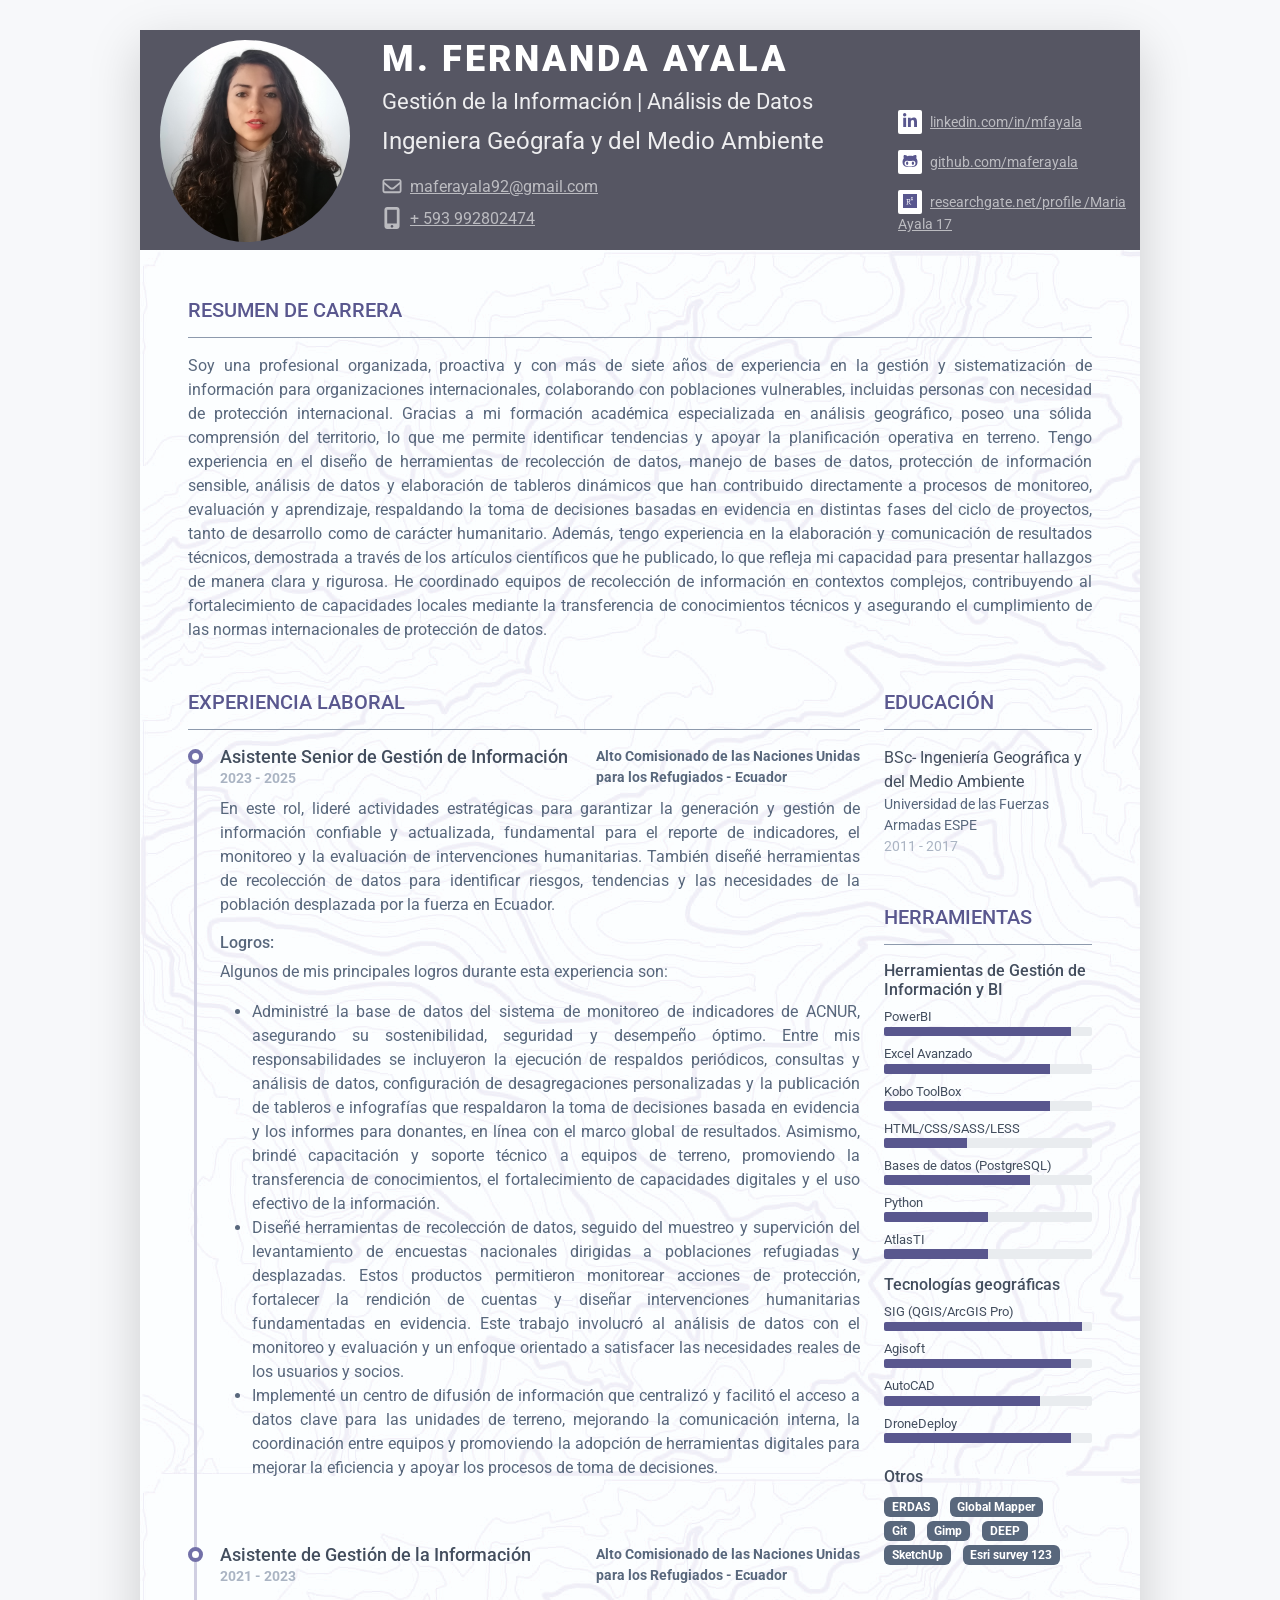
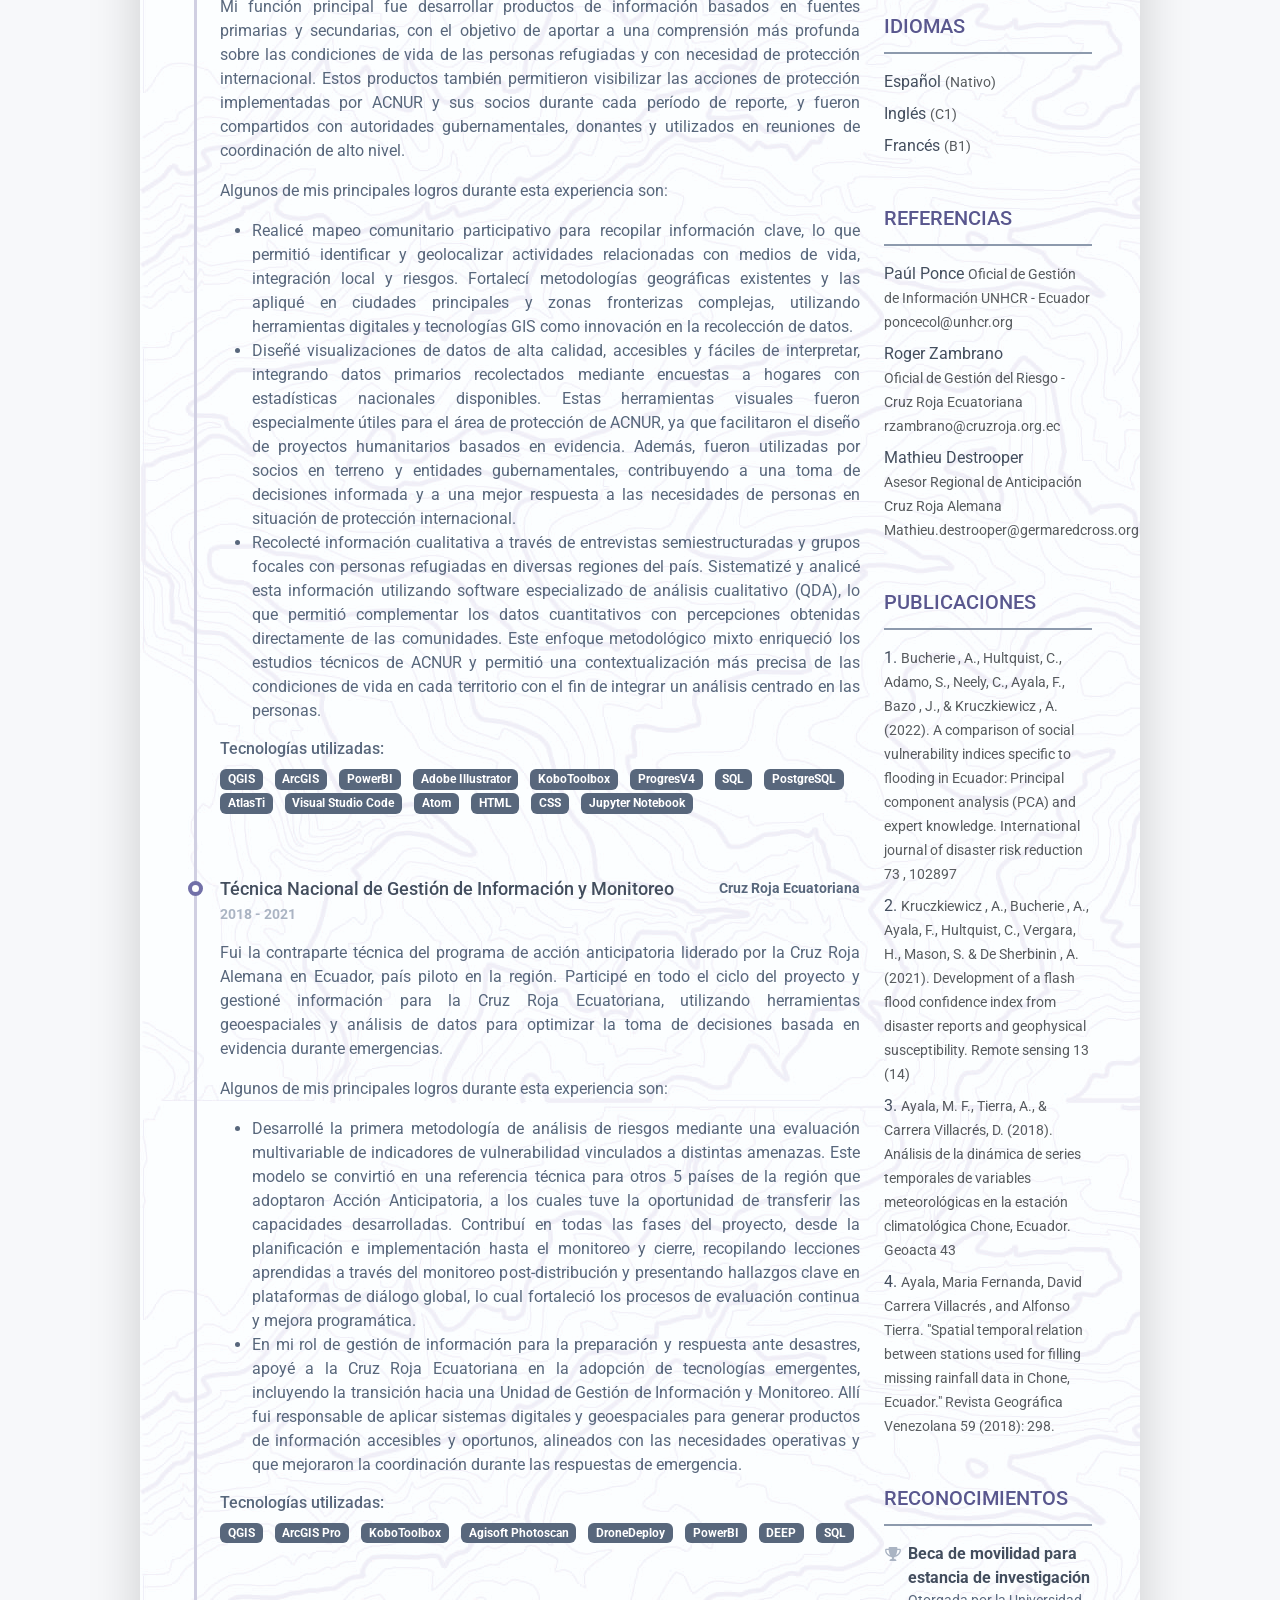
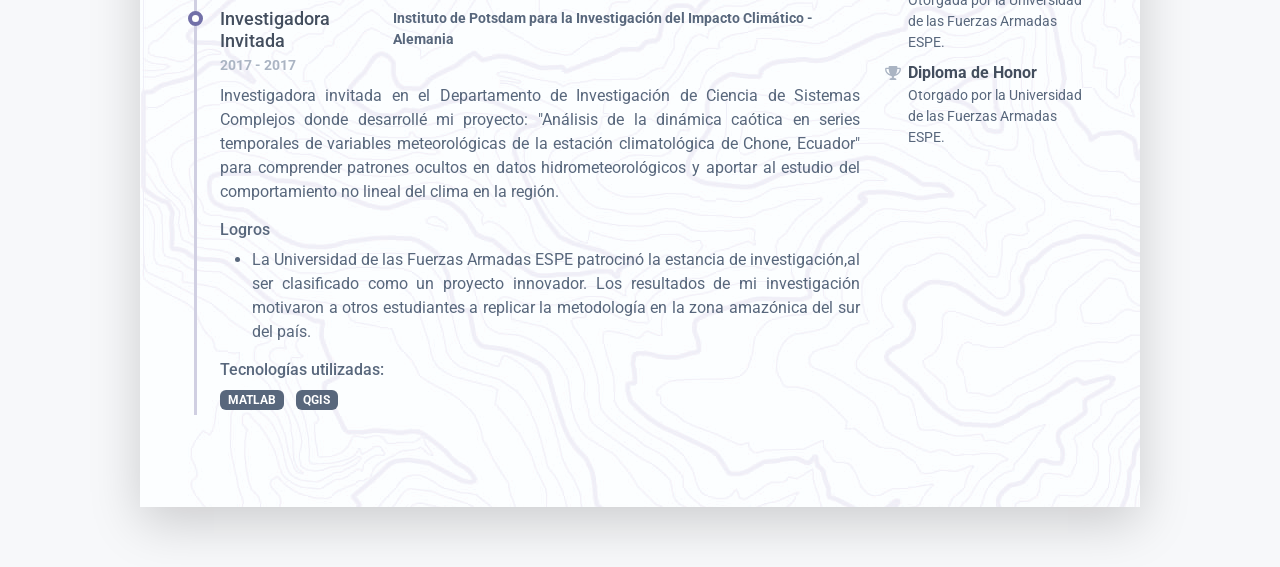
<file: cv_adapted_sp.html>
<!DOCTYPE html>
<html lang="es">
<head>
    <title>M. Fernanda Ayala</title>

    <!-- Meta -->
    <meta charset="utf-8">
    <meta http-equiv="X-UA-Compatible" content="IE=edge">
    <meta name="viewport" content="width=device-width, initial-scale=1.0">
    <meta name="description" content="Currículum">
    <link rel="shortcut icon" href="favicon.ico">

    <!-- Google Font -->
    <link href="https://fonts.googleapis.com/css?family=Roboto:300,400,500,700,900" rel="stylesheet">

    <!-- FontAwesome JS-->
    <script defer src="assets/fontawesome/js/all.min.js"></script>

    <!-- Theme CSS -->
    <link id="theme-style" rel="stylesheet" href="style.css">
</head>

<body>

<article class="resume-wrapper text-center position-relative">
    <div class="resume-wrapper-inner mx-auto text-start bg-white shadow-lg">
        <header class="resume-header pt-4 pt-md-0">
            <div class="row">
                <div class="col-block col-md-auto resume-picture-holder text-center text-md-start">
                    <img class="picture" src="images/MF.jpg" alt="">
                </div><!--//col-->
                <div class="col ">
                    <div class="row p-2 justify-content-center justify-content-md-between">
                        <div class="primary-info col-md-8">
                            <h1 class="name mt-0 mb-1 text-white text-uppercase">M. Fernanda Ayala</h1>
                            <div class="title mb-1" style="font-size: 1.4rem;">Gestión de la Información | Análisis de Datos</div>
                            <div class="title mb-3">Ingeniera Geógrafa y del Medio Ambiente </div>
                            <ul class="list-unstyled">
                                <li class="mb-2"><a class="text-link" href='https://mail.google.com/mail/?view=cm&fs=1&to=maferayala92@gmail.com'><i
                                        class="far fa-envelope fa-fw me-2" data-fa-transform="grow-3"></i>maferayala92@gmail.com</a>
                                </li>
                                <li><a class="text-link" href="#"><i class="fas fa-mobile-alt fa-fw me-2"
                                                                     data-fa-transform="grow-6"></i>+ 593 992802474</a></li>
                            </ul>
                        </div><!--//primary-info-->
                        <div class="secondary-info col-md-4 mt-6">
                            <ul class="resume-social list-unstyled">
                                <li class="mb-3"><a class="text-link" href="https://www.linkedin.com/in/mfayala/"><span class="fa-container text-center me-2"><i class="fab fa-linkedin-in fa-fw"></i></span>linkedin.com/in/mfayala</a></li>
                                <li class="mb-3"><a class="text-link" href="https://github.com/maferayala"><span class="fa-container text-center me-2"><i class="fab fa-github-alt fa-fw"></i></span>github.com/maferayala</a></li>
                                <li class="mb-3"><a class="text-link" href="https://www.researchgate.net/profile/Maria-Ayala-17"><span class="fa-container text-center me-2"><i class="fab fa-researchgate fa-fw"></i></span>researchgate.net/profile /Maria Ayala 17</a></li>
                            </ul>
                        </div><!--//secondary-info-->
                    </div><!--//row-->
                </div><!--//col-->
            </div><!--//row-->
        </header>

        <div class="resume-body p-5">
            <section class="resume-section summary-section mb-5">
                <h2 class="resume-section-title text-uppercase font-weight-bold pb-3 mb-3">Resumen de Carrera</h2>
                <div class="resume-section-content">
                    <p align="justify" class="mb-0">
Soy una profesional organizada, proactiva y con más de siete años de experiencia en la gestión y sistematización de información para organizaciones internacionales, colaborando con poblaciones vulnerables, incluidas personas con necesidad de protección internacional. Gracias a mi formación académica especializada en análisis geográfico, poseo una sólida comprensión del territorio, lo que me permite identificar tendencias y apoyar la planificación operativa en terreno. Tengo experiencia en el diseño de herramientas de recolección de datos, manejo de bases de datos, protección de información sensible, análisis de datos y elaboración de tableros dinámicos que han contribuido directamente a procesos de monitoreo, evaluación y aprendizaje, respaldando la toma de decisiones basadas en evidencia en distintas fases del ciclo de proyectos, tanto de desarrollo como de carácter humanitario.

Además, tengo experiencia en la elaboración y comunicación de resultados técnicos, demostrada a través de los artículos científicos que he publicado, lo que refleja mi capacidad para presentar hallazgos de manera clara y rigurosa. He coordinado equipos de recolección de información en contextos complejos, contribuyendo al fortalecimiento de capacidades locales mediante la transferencia de conocimientos técnicos y asegurando el cumplimiento de las normas internacionales de protección de datos.
                 </section><!--//summary-section-->
            <div class="row">
                <div class="col-lg-9">
                    <section class="resume-section experience-section mb-5">
                        <h2 class="resume-section-title text-uppercase font-weight-bold pb-3 mb-3">Experiencia Laboral</h2>
                        <div class="resume-section-content">
                            <div class="resume-timeline position-relative">
                                <article class="resume-timeline-item position-relative pb-5">

                                      <div class="resume-timeline-item-header mb-2">
                                        <div class="d-flex flex-column flex-md-row">
                                            <h3 class="resume-position-title font-weight-bold mb-1">Asistente Senior de Gestión de Información</h3>
                                            <div class="resume-company-name ms-auto">Alto Comisionado de las Naciones Unidas <br />para los Refugiados - Ecuador</div>
                                        </div><!--//row-->
                                        <div class="resume-position-time mt-n20">2023 - 2025</div>
                                    </div><!--//resume-timeline-item-header-->
                                    <div class="resume-timeline-item-desc">
                                        <p align="justify">
En este rol, lideré actividades estratégicas para garantizar la generación y gestión de información confiable y actualizada, fundamental para el reporte de indicadores, el monitoreo y la evaluación de intervenciones humanitarias. También diseñé herramientas de recolección de datos para identificar riesgos, tendencias y las necesidades de la población desplazada por la fuerza en Ecuador.

</p>
                                        <h4 class="resume-timeline-item-desc-heading font-weight-bold">
                                            Logros:</h4>
                                        <p>Algunos de mis principales logros durante esta experiencia son:</p>
                                        <ul>
                                              <li align="justify">
                                                  Administré la base de datos del sistema de monitoreo de indicadores de ACNUR, asegurando su sostenibilidad, seguridad y desempeño óptimo. Entre mis responsabilidades se incluyeron la ejecución de respaldos periódicos, consultas y análisis de datos, configuración de desagregaciones personalizadas y la publicación de tableros e infografías que respaldaron la toma de decisiones basada en evidencia y los informes para donantes, en línea con el marco global de resultados. Asimismo, brindé capacitación y soporte técnico a equipos de terreno, promoviendo la transferencia de conocimientos, el fortalecimiento de capacidades digitales y el uso efectivo de la información.                           
                                                  </li>
<li align="justify">

                                         Diseñé herramientas de recolección de datos, seguido del muestreo y supervición del levantamiento de encuestas nacionales dirigidas a poblaciones refugiadas y desplazadas. Estos productos permitieron monitorear acciones de protección, fortalecer la rendición de cuentas y diseñar intervenciones humanitarias fundamentadas en evidencia. Este trabajo involucró al análisis de datos con el monitoreo y evaluación y un enfoque orientado a satisfacer las necesidades reales de los usuarios y socios.

                                            <li align="justify">
Implementé un centro de difusión de información que centralizó y facilitó el acceso a datos clave para las unidades de terreno, mejorando la comunicación interna, la coordinación entre equipos y promoviendo la adopción de herramientas digitales para mejorar la eficiencia y apoyar los procesos de toma de decisiones.
   </li>

                                                   
                                            
                                        </ul>
                                    

</div><!--//resume-timeline-item-desc-->

</article><!--//resume-timeline-item-->

<article class="resume-timeline-item position-relative pb-5">
    <div class="resume-timeline-item-header mb-2">
        <div class="d-flex flex-column flex-md-row">
            <h3 class="resume-position-title font-weight-bold mb-1">Asistente de Gestión de la Información</h3>
            <div class="resume-company-name ms-auto">Alto Comisionado de las Naciones Unidas<br />para los Refugiados - Ecuador</div>
        </div><!--//row-->
        <div class="resume-position-time mt-n20">2021 - 2023</div>
    </div><!--//resume-timeline-item-header-->
    <div class="resume-timeline-item-desc">
        <p align="justify">
Mi función principal fue desarrollar productos de información basados en fuentes primarias y secundarias, con el objetivo de aportar a una comprensión más profunda sobre las condiciones de vida de las personas refugiadas y con necesidad de protección internacional. Estos productos también permitieron visibilizar las acciones de protección implementadas por ACNUR y sus socios durante cada período de reporte, y fueron compartidos con autoridades gubernamentales, donantes y utilizados en reuniones de coordinación de alto nivel.        <p>Algunos de mis principales logros durante esta experiencia son:</p>
        <ul>
            <li align="justify">
Realicé mapeo comunitario participativo para recopilar información clave, lo que permitió identificar y geolocalizar actividades relacionadas con medios de vida, integración local y riesgos. Fortalecí metodologías geográficas existentes y las apliqué en ciudades principales y zonas fronterizas complejas, utilizando herramientas digitales y tecnologías GIS como innovación en la recolección de datos.
            <li align="justify">
Diseñé visualizaciones de datos de alta calidad, accesibles y fáciles de interpretar, integrando datos primarios recolectados mediante encuestas a hogares con estadísticas nacionales disponibles. Estas herramientas visuales fueron especialmente útiles para el área de protección de ACNUR, ya que facilitaron el diseño de proyectos humanitarios basados en evidencia. Además, fueron utilizadas por socios en terreno y entidades gubernamentales, contribuyendo a una toma de decisiones informada y a una mejor respuesta a las necesidades de personas en situación de protección internacional.            </li>
          <li align="justify">
Recolecté información cualitativa a través de entrevistas semiestructuradas y grupos focales con personas refugiadas en diversas regiones del país. Sistematizé y analicé esta información utilizando software especializado de análisis cualitativo (QDA), lo que permitió complementar los datos cuantitativos con percepciones obtenidas directamente de las comunidades. Este enfoque metodológico mixto enriqueció los estudios técnicos de ACNUR y permitió una contextualización más precisa de las condiciones de vida en cada territorio con el fin de integrar un análisis centrado en las personas.            </li>
        </ul>
        <h4 class="resume-timeline-item-desc-heading font-weight-bold">Tecnologías utilizadas:</h4>
        <ul class="list-inline">
            <li class="list-inline-item"><span class="badge bg-secondary badge-pill">QGIS</span></li>
            <li class="list-inline-item"><span class="badge bg-secondary badge-pill">ArcGIS</span></li>
            <li class="list-inline-item"><span class="badge bg-secondary badge-pill">PowerBI</span></li>
            <li class="list-inline-item"><span class="badge bg-secondary badge-pill">Adobe Illustrator</span></li>
            <li class="list-inline-item"><span class="badge bg-secondary badge-pill">KoboToolbox</span></li>
            <li class="list-inline-item"><span class="badge bg-secondary badge-pill">ProgresV4</span></li>
            <li class="list-inline-item"><span class="badge bg-secondary badge-pill">SQL</span></li>
            <li class="list-inline-item"><span class="badge bg-secondary badge-pill">PostgreSQL</span></li>

            <li class="list-inline-item"><span class="badge bg-secondary badge-pill">AtlasTi</span></li>

            <li class="list-inline-item"><span class="badge bg-secondary badge-pill">Visual Studio Code</span></li>
            <li class="list-inline-item"><span class="badge bg-secondary badge-pill">Atom</span></li>
            <li class="list-inline-item"><span class="badge bg-secondary badge-pill">HTML</span></li>
            <li class="list-inline-item"><span class="badge bg-secondary badge-pill">CSS</span></li> 
        <li class="list-inline-item"><span class="badge bg-secondary badge-pill">Jupyter Notebook</span></li>


            
            
            
        </ul>
    </div><!--//resume-timeline-item-desc-->
</article><!--//resume-timeline-item-->

                              <article class="resume-timeline-item position-relative pb-5">

    <div class="resume-timeline-item-header mb-2">
        <div class="d-flex flex-column flex-md-row">
            <h3 class="resume-position-title font-weight-bold mb-1">Técnica Nacional de Gestión de Información y Monitoreo</h3>
            <div class="resume-company-name ms-auto">Cruz Roja Ecuatoriana</div>
        </div>
        <div class="resume-position-time">2018 - 2021</div>
    </div>
    <div class="resume-timeline-item-desc">
        <p>
            <p align="justify">
Fui la contraparte técnica del programa de acción anticipatoria liderado por la Cruz Roja Alemana en Ecuador, país piloto en la región. Participé en todo el ciclo del proyecto y gestioné información para la Cruz Roja Ecuatoriana, utilizando herramientas geoespaciales y análisis de datos para optimizar la toma de decisiones basada en evidencia durante emergencias.
        <p>Algunos de mis principales logros durante esta experiencia son:</p>
        <ul>
            <li align="justify">
Desarrollé la primera metodología de análisis de riesgos mediante una evaluación multivariable de indicadores de vulnerabilidad vinculados a distintas amenazas. Este modelo se convirtió en una referencia técnica para otros 5 países de la región que adoptaron Acción Anticipatoria, a los cuales tuve la oportunidad de transferir las capacidades desarrolladas. Contribuí en todas las fases del proyecto, desde la planificación e implementación hasta el monitoreo y cierre, recopilando lecciones aprendidas a través del monitoreo post-distribución y presentando hallazgos clave en plataformas de diálogo global, lo cual fortaleció los procesos de evaluación continua y mejora programática.              
            </li>
            <li align="justify">
En mi rol de gestión de información para la preparación y respuesta ante desastres, apoyé a la Cruz Roja Ecuatoriana en la adopción de tecnologías emergentes, incluyendo la transición hacia una Unidad de Gestión de Información y Monitoreo. Allí fui responsable de aplicar sistemas digitales y geoespaciales para generar productos de información accesibles y oportunos, alineados con las necesidades operativas y que mejoraron la coordinación durante las respuestas de emergencia.</li>
        </ul>
        <h4 class="resume-timeline-item-desc-heading font-weight-bold">Tecnologías utilizadas:</h4>
        <ul class="list-inline">
            <li class="list-inline-item"><span class="badge bg-secondary badge-pill">QGIS</span></li>
            <li class="list-inline-item"><span class="badge bg-secondary badge-pill">ArcGIS Pro</span></li>
            <li class="list-inline-item"><span class="badge bg-secondary badge-pill">KoboToolbox</span></li>
            <li class="list-inline-item"><span class="badge bg-secondary badge-pill">Agisoft Photoscan</span></li>
            <li class="list-inline-item"><span class="badge bg-secondary badge-pill">DroneDeploy</span></li>
            <li class="list-inline-item"><span class="badge bg-secondary badge-pill">PowerBI</span></li>
            <li class="list-inline-item"><span class="badge bg-secondary badge-pill">DEEP</span></li>
            <li class="list-inline-item"><span class="badge bg-secondary badge-pill">SQL</span></li>
        </ul>
    </div>

</article>


<article class="resume-timeline-item position-relative">
    <div class="resume-timeline-item-header mb-2">
        <div class="d-flex flex-column flex-md-row">
            <h3 class="resume-position-title font-weight-bold mb-1">Investigadora Invitada        </h3>
            <div class="resume-company-name ms-auto">Instituto de Potsdam para la Investigación del Impacto Climático - Alemania</div>
        </div>
        <div class="resume-position-time">2017 - 2017</div>
    </div>
    <div class="resume-timeline-item-desc">
        <p align="justify">
            Investigadora invitada en el Departamento de Investigación de Ciencia de Sistemas Complejos donde desarrollé mi proyecto: "Análisis de la dinámica caótica en series temporales de variables meteorológicas de la estación climatológica de Chone, Ecuador" para comprender patrones ocultos en datos hidrometeorológicos y aportar al estudio del comportamiento no lineal del clima en la región.
        </p>
        <h4 class="resume-timeline-item-desc-heading font-weight-bold">Logros</h4>
        <ul>
            <li align="justify">
                La Universidad de las Fuerzas Armadas ESPE patrocinó la estancia de investigación,al ser clasificado como un proyecto innovador. Los resultados de mi investigación motivaron a otros estudiantes a replicar la metodología en la zona amazónica del sur del país.
            </li>
        </ul>
        <h4 class="resume-timeline-item-desc-heading font-weight-bold">Tecnologías utilizadas:</h4>
        <ul class="list-inline">
            <li class="list-inline-item"><span class="badge bg-secondary badge-pill">MATLAB</span></li>
            <li class="list-inline-item"><span class="badge bg-secondary badge-pill">QGIS</span></li>
        </ul>
    </div>
</article>

       </div><!--//línea de tiempo de experiencia-->

</div>
</section><!--//sección de experiencia-->
</div>
<div class="col-lg-3">
    <section class="resume-section education-section mb-5">
        <h2 class="resume-section-title text-uppercase font-weight-bold pb-3 mb-3">Educación</h2>
        <div class="resume-section-content">
            <ul class="list-unstyled">
                <li>
                    <div class="resume-degree font-weight-bold">BSc- Ingeniería Geográfica y del Medio Ambiente</div>
                    <div class="resume-degree-org">Universidad de las Fuerzas Armadas ESPE</div>
                    <div class="resume-degree-time">2011 - 2017</div>
                </li>
            </ul>
        </div>
    </section><!--//sección de educación-->

    <section class="resume-section skills-section mb-5">
        <h2 class="resume-section-title text-uppercase font-weight-bold pb-3 mb-3">Herramientas</h2>
        <div class="resume-section-content">
            <div class="resume-skill-item">
                <div class="resume-skill-item">
                    <h4 class="resume-skills-cat font-weight-bold">Herramientas de Gestión de Información y BI</h4>
                    <ul class="list-unstyled">
                        <li class="mb-2">
                            <div class="resume-skill-name">PowerBI</div>
                            <div class="progress resume-progress">
                                <div class="progress-bar theme-progress-bar-dark" role="progressbar"
                                     style="width: 90%" aria-valuenow="25" aria-valuemin="0"
                                     aria-valuemax="100"></div>
                            </div>
                        </li>
                        <li class="mb-2">
                            <div class="resume-skill-name">Excel Avanzado</div>
                            <div class="progress resume-progress">
                                <div class="progress-bar theme-progress-bar-dark" role="progressbar"
                                     style="width: 80%" aria-valuenow="25" aria-valuemin="0"
                                     aria-valuemax="100"></div>
                            </div>
                        </li>
                        <li class="mb-2">
                            <div class="resume-skill-name">Kobo ToolBox</div>
                            <div class="progress resume-progress">
                                <div class="progress-bar theme-progress-bar-dark" role="progressbar"
                                     style="width: 80%" aria-valuenow="25" aria-valuemin="0"
                                     aria-valuemax="100"></div>
                            </div>
                        </li>
                        <li class="mb-2">
                            <div class="resume-skill-name">HTML/CSS/SASS/LESS</div>
                            <div class="progress resume-progress">
                                <div class="progress-bar theme-progress-bar-dark" role="progressbar"
                                     style="width: 40%" aria-valuenow="25" aria-valuemin="0"
                                     aria-valuemax="100"></div>
                            </div>
                        </li>
                        <li class="mb-2">
                            <div class="resume-skill-name">Bases de datos (PostgreSQL)</div>
                            <div class="progress resume-progress">
                                <div class="progress-bar theme-progress-bar-dark" role="progressbar"
                                     style="width: 70%" aria-valuenow="25" aria-valuemin="0"
                                     aria-valuemax="100"></div>
                            </div>
                        </li>
                        <li class="mb-2">
                            <div class="resume-skill-name">Python</div>
                            <div class="progress resume-progress">
                                <div class="progress-bar theme-progress-bar-dark" role="progressbar"
                                     style="width: 50%" aria-valuenow="25" aria-valuemin="0"
                                     aria-valuemax="100"></div>
                            </div>
                        </li>
                        <li class="mb-2">
                            <div class="resume-skill-name">AtlasTI</div>
                            <div class="progress resume-progress">
                                <div class="progress-bar theme-progress-bar-dark" role="progressbar"
                                     style="width: 50%" aria-valuenow="25" aria-valuemin="0"
                                     aria-valuemax="100"></div>
                            </div>
                        </li>
                    </ul>
                </div><!--//elemento de habilidad del currículum-->
                <h4 class="resume-skills-cat font-weight-bold">Tecnologías geográficas</h4>
                <ul class="list-unstyled mb-4">

                    <li class="mb-2">
                        <div class="resume-skill-name">SIG (QGIS/ArcGIS Pro)</div>
                        <div class="progress resume-progress">
                            <div class="progress-bar theme-progress-bar-dark" role="progressbar"
                                 style="width: 95%" aria-valuenow="25" aria-valuemin="0"
                                 aria-valuemax="100"></div>
                        </div>
                    </li>
                    <li class="mb-2">
                        <div class="resume-skill-name">Agisoft</div>
                        <div class="progress resume-progress">
                            <div class="progress-bar theme-progress-bar-dark" role="progressbar"
                                 style="width: 90%" aria-valuenow="25" aria-valuemin="0"
                                 aria-valuemax="100"></div>
                        </div>
                    </li>
                    <li class="mb-2">
                        <div class="resume-skill-name">AutoCAD</div>
                        <div class="progress resume-progress">
                            <div class="progress-bar theme-progress-bar-dark" role="progressbar"
                                 style="width: 75%" aria-valuenow="25" aria-valuemin="0"
                                 aria-valuemax="100"></div>
                        </div>
                    </li>
                    <li class="mb-2">
                        <div class="resume-skill-name">DroneDeploy</div>
                        <div class="progress resume-progress">
                            <div class="progress-bar theme-progress-bar-dark" role="progressbar"
                                 style="width: 90%" aria-valuenow="25" aria-valuemin="0"
                                 aria-valuemax="100"></div>
                        </div>
                    </li>
                </ul>
            </div><!--//elemento de habilidad del currículum-->

            <div class="resume-skill-item">
                <h4 class="resume-skills-cat font-weight-bold">Otros</h4>
                <ul class="list-inline">
                    <li class="list-inline-item"><span class="badge bg-secondary badge-pill">ERDAS</span></li>
                    <li class="list-inline-item"><span class="badge bg-secondary badge-pill">Global Mapper</span></li>
                    <li class="list-inline-item"><span class="badge bg-secondary badge-pill">Git</span></li>
                    <li class="list-inline-item"><span class="badge bg-secondary badge-pill">Gimp</span></li>
                    <li class="list-inline-item"><span class="badge bg-secondary badge-pill">DEEP</span></li>
                    <li class="list-inline-item"><span class="badge bg-secondary badge-pill">SketchUp</span></li>
                    <li class="list-inline-item"><span class="badge bg-secondary badge-pill">Esri survey 123</span></li>
                </ul>
            </div><!--//elemento de habilidad del currículum-->
        </div><!--contenido de la sección de habilidades-->
    </section><!--//sección de habilidades-->
    

    <section class="resume-section language-section mb-5">
        <h2 class="resume-section-title text-uppercase font-weight-bold pb-3 mb-3">Idiomas</h2>
        <div class="resume-section-content">
            <ul class="list-unstyled resume-lang-list">
                <li class="mb-2"><span class="resume-lang-name font-weight-bold">Español</span> <small class="text-muted font-weight-normal">(Nativo)</small></li>
                <li class="mb-2 align-middle"><span class="resume-lang-name font-weight-bold">Inglés</span> <small class="text-muted font-weight-normal">(C1)</small></li>
                <li><span class="resume-lang-name font-weight-bold">Francés</span> <small class="text-muted font-weight-normal">(B1)</small></li>
            </ul>
        </div>
    </section><!--//sección de idiomas-->

    <section class="resume-section language-section mb-5">
        <h2 class="resume-section-title text-uppercase font-weight-bold pb-3 mb-3">Referencias</h2>
        <div class="resume-section-content">
            <ul class="list-unstyled resume-lang-list">
                <li class="mb-2"><span class="resume-lang-name font-weight-bold">Paúl Ponce</span>
                  <small class="text-muted font-weight-normal">Oficial de Gestión de Información UNHCR - Ecuador <br />poncecol@unhcr.org</small>
                </li>
                <li class="mb-2 align-middle"><span class="resume-lang-name font-weight-bold">Roger Zambrano <br /></span>
                  <small class="text-muted font-weight-normal">Oficial de Gestión del Riesgo - Cruz Roja Ecuatoriana<br />rzambrano@cruzroja.org.ec</small>
                </li>
                <li class="mb-2 align-middle"><span class="resume-lang-name font-weight-bold">Mathieu Destrooper <br /></span> 
                  <small class="text-muted font-weight-normal">Asesor Regional de Anticipación Cruz Roja Alemana<br />Mathieu.destrooper@germaredcross.org</small>
                </li>
            </ul>
        </div>
    </section><!--//sección de referencias-->

   <section class="resume-section language-section mb-5">
                        <h2 class="resume-section-title text-uppercase font-weight-bold pb-3 mb-3">Publicaciones</h2>
                        <div class="resume-section-content">
                            <ul class="list-unstyled resume-lang-list">
                                <li class="mb-2"><span class="resume-lang-name font-weight-bold">1.</span>
                                  <small
                                        class="text-muted font-weight-normal">Bucherie , A., Hultquist, C., Adamo, S., Neely, C., Ayala, F., Bazo , J., & Kruczkiewicz , A. (2022). A comparison of
                                        social vulnerability indices specific to flooding in Ecuador: Principal component analysis (PCA) and expert
                                        knowledge. International journal of disaster risk reduction 73 , 102897</small>
                                </li>
                                <li class="mb-2"><span class="resume-lang-name font-weight-bold">2.</span>
                                  <small
                                        class="text-muted font-weight-normal">Kruczkiewicz , A., Bucherie , A., Ayala, F., Hultquist, C., Vergara, H., Mason, S. & De Sherbinin , A. (2021).
                                        Development of a flash flood confidence index from disaster reports and geophysical susceptibility. Remote
                                        sensing 13 (14)</small>
                                </li>
                                <li class="mb-2"><span class="resume-lang-name font-weight-bold">3.</span>
                                  <small
                                        class="text-muted font-weight-normal">Ayala, M. F., Tierra, A., & Carrera Villacrés, D. (2018). Análisis de la dinámica de series temporales de variables
                                        meteorológicas en la estación climatológica Chone, Ecuador. Geoacta 43 </small>
                                </li>
                                <li class="mb-2"><span class="resume-lang-name font-weight-bold">4.</span>
                                  <small
                                        class="text-muted font-weight-normal">Ayala, Maria Fernanda, David Carrera Villacrés , and Alfonso Tierra. "Spatial temporal relation between stations
                                        used for filling missing rainfall data in Chone, Ecuador." Revista Geográfica Venezolana 59 (2018): 298. </small>
                                </li>

                            </ul>
                        </div>
                    </section><!--//Publications-section-->


    <section class="resume-section reference-section mb-5">
        <h2 class="resume-section-title text-uppercase font-weight-bold pb-3 mb-3">Reconocimientos</h2>
        <div class="resume-section-content">
            <ul class="list-unstyled resume-awards-list">
                <li class="mb-2 ps-4 position-relative">
                    <i class="resume-award-icon fas fa-trophy position-absolute"
                       data-fa-transform="shrink-2"></i>
                    <div class="resume-award-name">Beca de movilidad para estancia de investigación</div>
                    <div class="resume-award-desc">Otorgada por la Universidad de las Fuerzas Armadas ESPE.</div>
                </li>
                <li class="mb-0 ps-4 position-relative">
                    <i class="resume-award-icon fas fa-trophy position-absolute"
                       data-fa-transform="shrink-2"></i>
                    <div class="resume-award-name">Diploma de Honor</div>
                    <div class="resume-award-desc">Otorgado por la Universidad de las Fuerzas Armadas ESPE.</div>
                </li>
            </ul>
        </div>
    </section><!--//sección de premios-->
</div>
</div><!--//fila-->
</div><!--//cuerpo del currículum-->

</div>

<meta charset="UTF-8">
<title>Título</title>
</head>
<body>

</body>
</html>
</file>
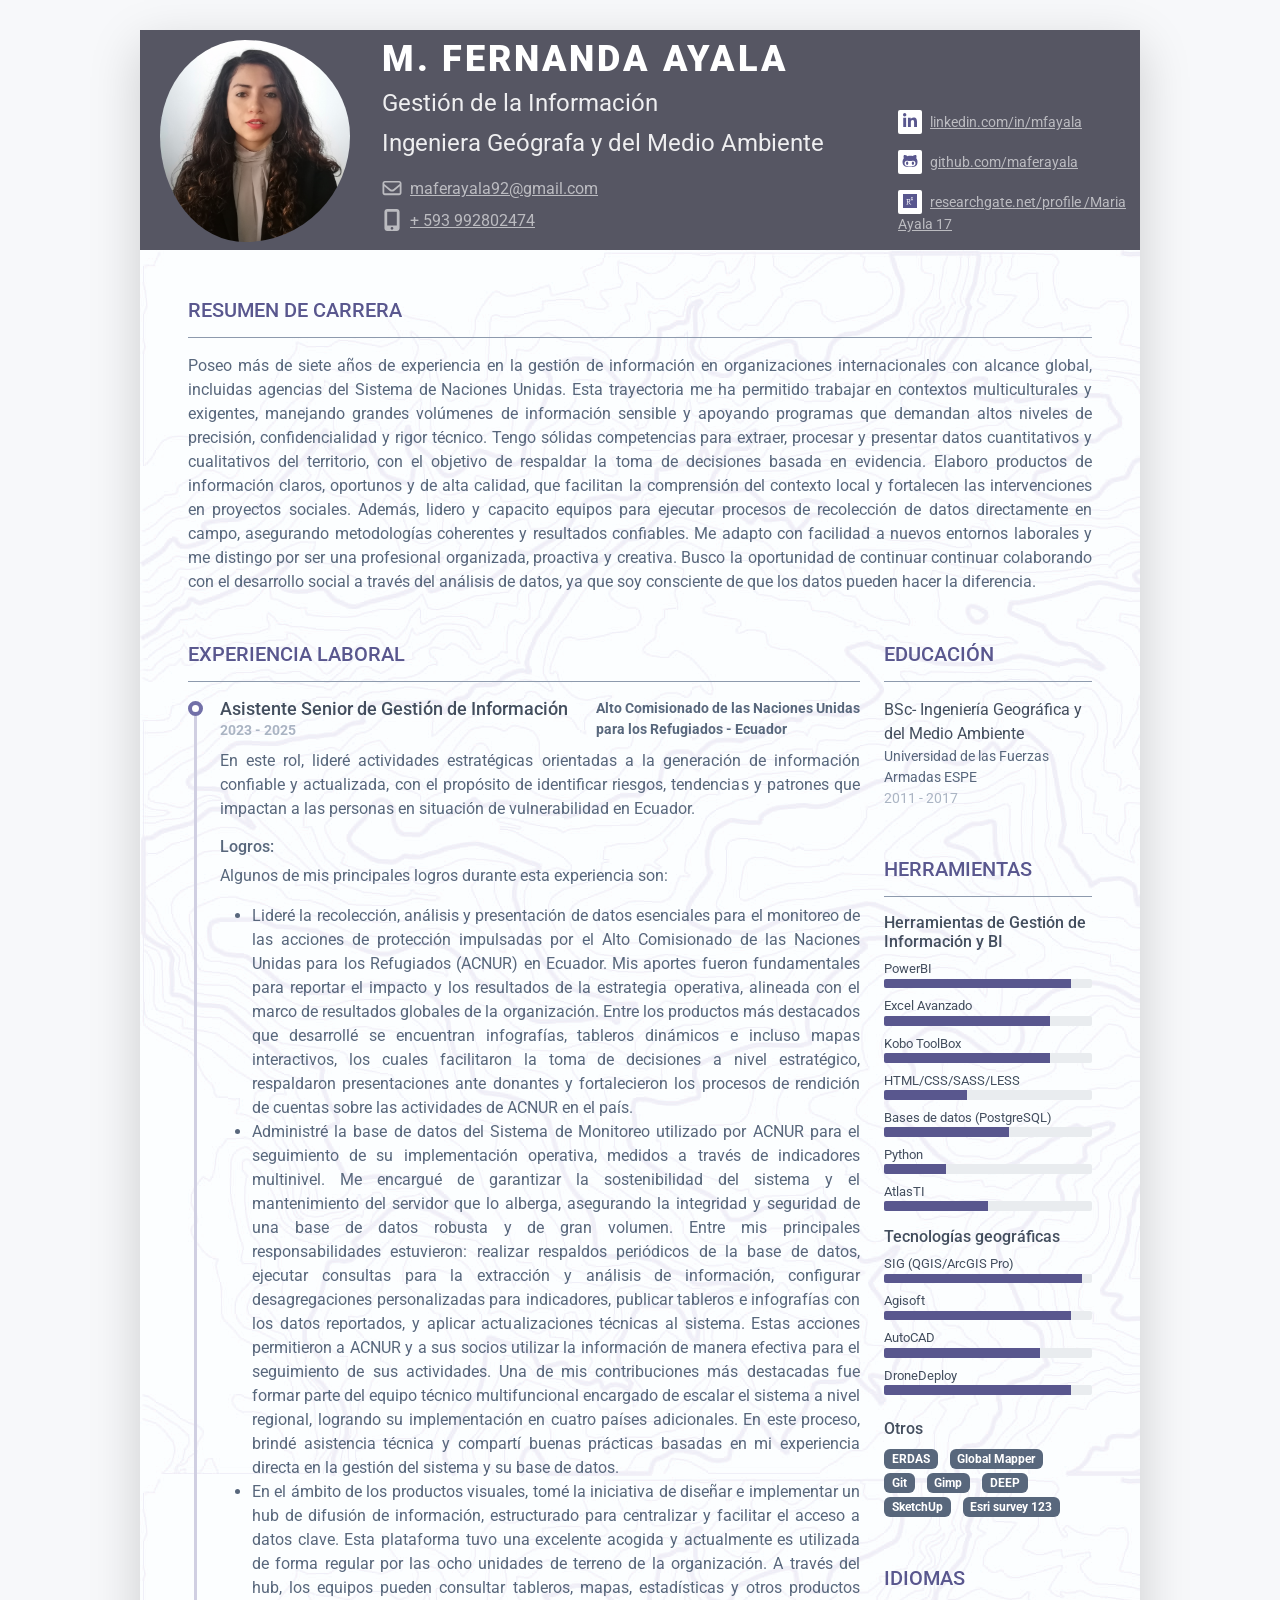
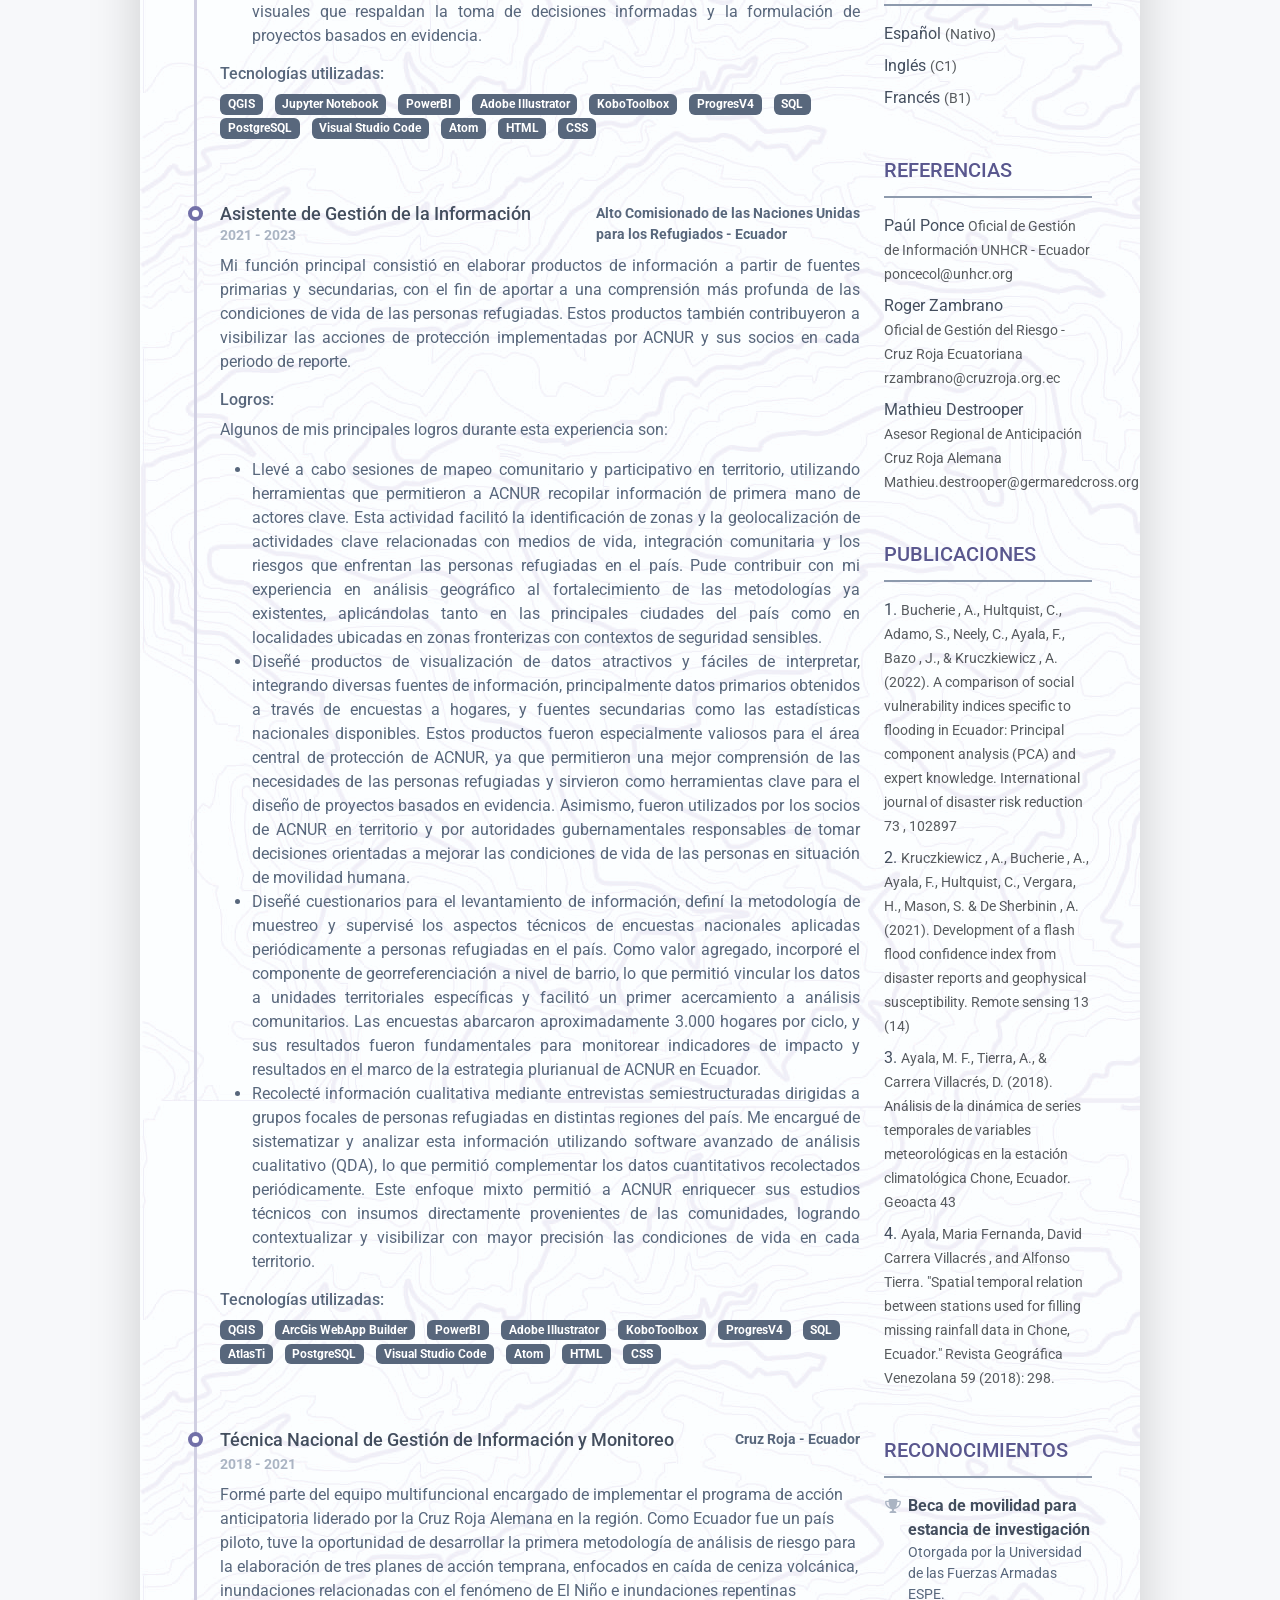
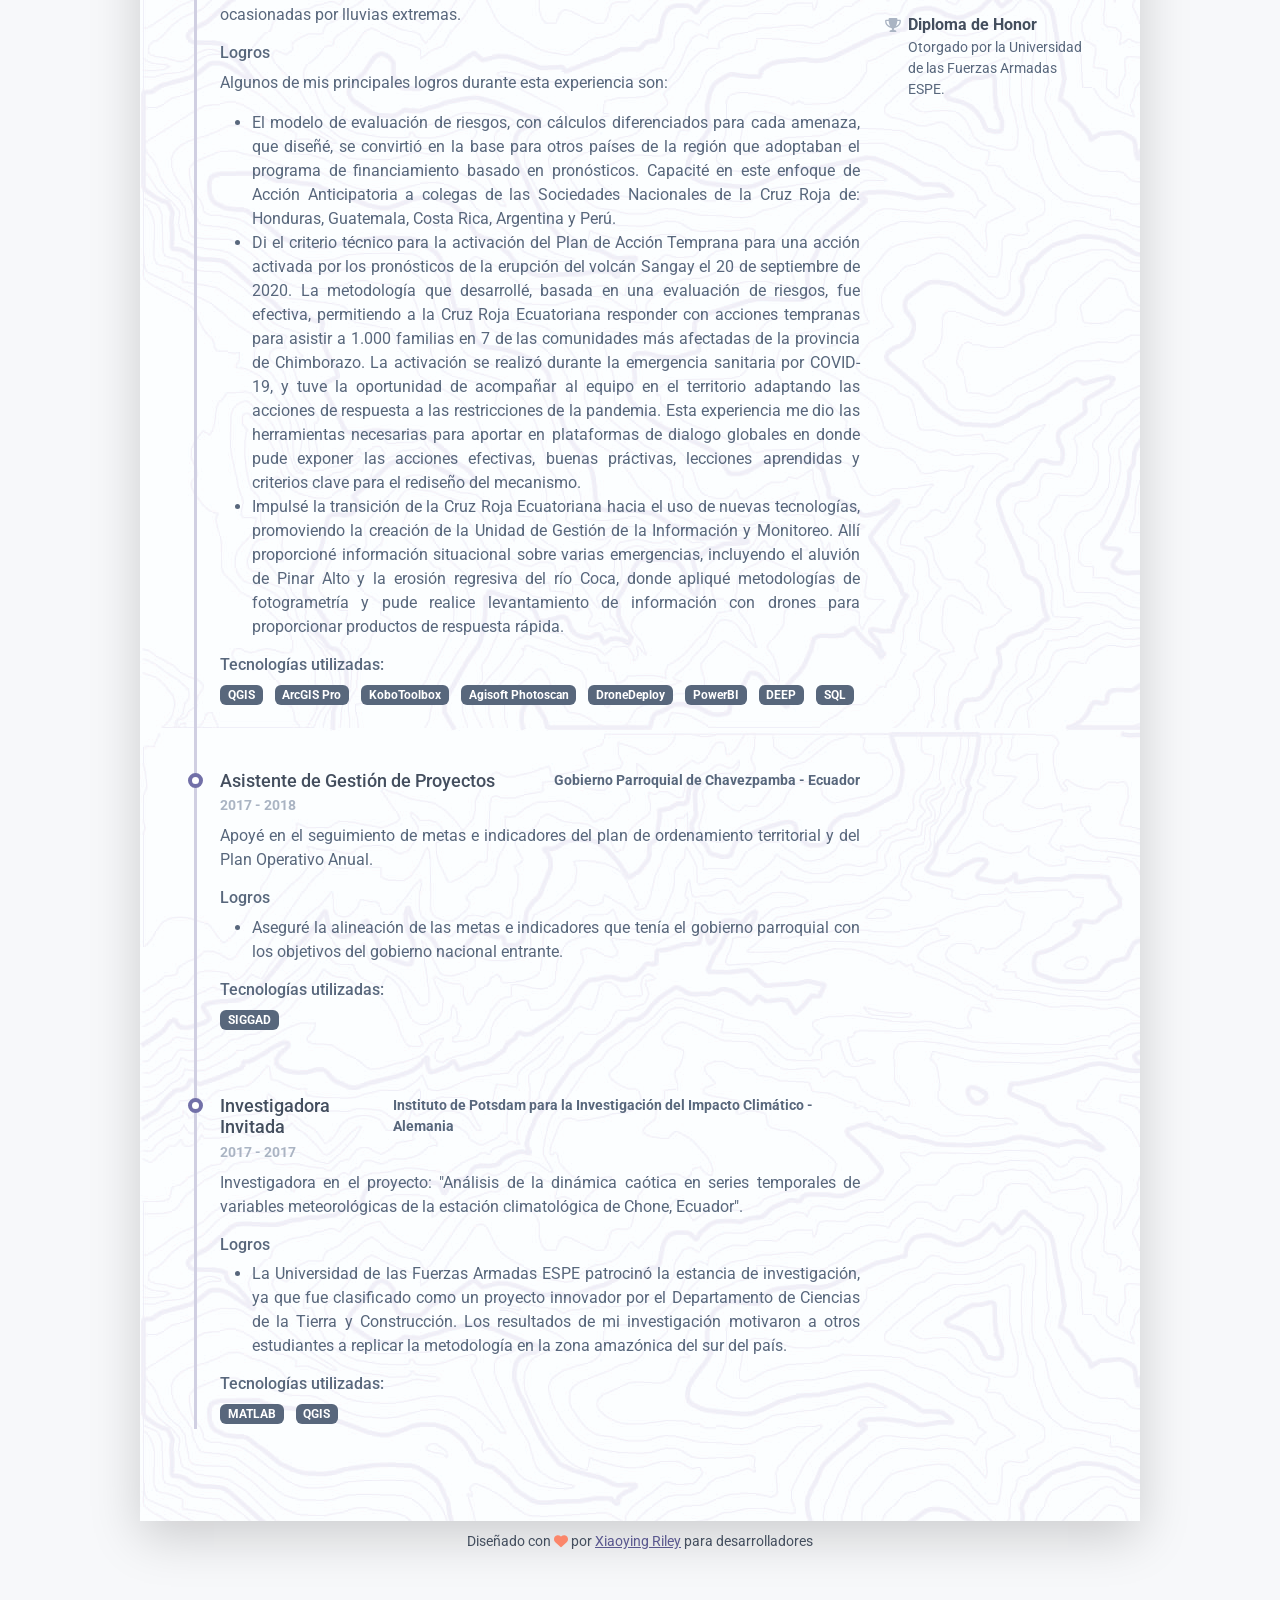
<file: index_sp.html>
<!DOCTYPE html>
<html lang="es">
<head>
    <title>M. Fernanda Ayala</title>

    <!-- Meta -->
    <meta charset="utf-8">
    <meta http-equiv="X-UA-Compatible" content="IE=edge">
    <meta name="viewport" content="width=device-width, initial-scale=1.0">
    <meta name="description" content="Currículum">
    <link rel="shortcut icon" href="favicon.ico">

    <!-- Google Font -->
    <link href="https://fonts.googleapis.com/css?family=Roboto:300,400,500,700,900" rel="stylesheet">

    <!-- FontAwesome JS-->
    <script defer src="assets/fontawesome/js/all.min.js"></script>

    <!-- Theme CSS -->
    <link id="theme-style" rel="stylesheet" href="style.css">
</head>

<body>

<article class="resume-wrapper text-center position-relative">
    <div class="resume-wrapper-inner mx-auto text-start bg-white shadow-lg">
        <header class="resume-header pt-4 pt-md-0">
            <div class="row">
                <div class="col-block col-md-auto resume-picture-holder text-center text-md-start">
                    <img class="picture" src="images/MF.jpg" alt="">
                </div><!--//col-->
                <div class="col ">
                    <div class="row p-2 justify-content-center justify-content-md-between">
                        <div class="primary-info col-md-8">
                            <h1 class="name mt-0 mb-1 text-white text-uppercase">M. Fernanda Ayala</h1>
                            <div class="title mb-1">Gestión de la Información </div>
                            <div class="title mb-3">Ingeniera Geógrafa y del Medio Ambiente </div>
                            <ul class="list-unstyled">
                                <li class="mb-2"><a class="text-link" href='https://mail.google.com/mail/?view=cm&fs=1&to=maferayala92@gmail.com'><i
                                        class="far fa-envelope fa-fw me-2" data-fa-transform="grow-3"></i>maferayala92@gmail.com</a>
                                </li>
                                <li><a class="text-link" href="#"><i class="fas fa-mobile-alt fa-fw me-2"
                                                                     data-fa-transform="grow-6"></i>+ 593 992802474</a></li>
                            </ul>
                        </div><!--//primary-info-->
                        <div class="secondary-info col-md-4 mt-6">
                            <ul class="resume-social list-unstyled">
                                <li class="mb-3"><a class="text-link" href="https://www.linkedin.com/in/mfayala/"><span class="fa-container text-center me-2"><i class="fab fa-linkedin-in fa-fw"></i></span>linkedin.com/in/mfayala</a></li>
                                <li class="mb-3"><a class="text-link" href="https://github.com/maferayala"><span class="fa-container text-center me-2"><i class="fab fa-github-alt fa-fw"></i></span>github.com/maferayala</a></li>
                                <li class="mb-3"><a class="text-link" href="https://www.researchgate.net/profile/Maria-Ayala-17"><span class="fa-container text-center me-2"><i class="fab fa-researchgate fa-fw"></i></span>researchgate.net/profile /Maria Ayala 17</a></li>
                            </ul>
                        </div><!--//secondary-info-->
                    </div><!--//row-->
                </div><!--//col-->
            </div><!--//row-->
        </header>

        <div class="resume-body p-5">
            <section class="resume-section summary-section mb-5">
                <h2 class="resume-section-title text-uppercase font-weight-bold pb-3 mb-3">Resumen de Carrera</h2>
                <div class="resume-section-content">
                    <p align="justify" class="mb-0">

                 Poseo más de siete años de experiencia en la gestión de información en organizaciones internacionales con alcance global, incluidas agencias del Sistema de Naciones Unidas. Esta trayectoria me ha permitido trabajar en contextos multiculturales y exigentes, manejando grandes volúmenes de información sensible y apoyando programas que demandan altos niveles de precisión, confidencialidad y rigor técnico.
Tengo sólidas competencias para extraer, procesar y presentar datos cuantitativos y cualitativos del territorio, con el objetivo de respaldar la toma de decisiones basada en evidencia. Elaboro productos de información claros, oportunos y de alta calidad, que facilitan la comprensión del contexto local y fortalecen las intervenciones en proyectos sociales.
Además, lidero y capacito equipos para ejecutar procesos de recolección de datos directamente en campo, asegurando metodologías coherentes y resultados confiables. Me adapto con facilidad a nuevos entornos laborales y me distingo por ser una profesional organizada, proactiva y creativa. Busco la oportunidad de continuar continuar colaborando con el desarrollo social a través del análisis de datos, ya que soy consciente de que los datos pueden hacer la diferencia.
          </p>
                </div>
            </section><!--//summary-section-->
            <div class="row">
                <div class="col-lg-9">
                    <section class="resume-section experience-section mb-5">
                        <h2 class="resume-section-title text-uppercase font-weight-bold pb-3 mb-3">Experiencia Laboral</h2>
                        <div class="resume-section-content">
                            <div class="resume-timeline position-relative">
                                <article class="resume-timeline-item position-relative pb-5">

                                      <div class="resume-timeline-item-header mb-2">
                                        <div class="d-flex flex-column flex-md-row">
                                            <h3 class="resume-position-title font-weight-bold mb-1">Asistente Senior de Gestión de Información</h3>
                                            <div class="resume-company-name ms-auto">Alto Comisionado de las Naciones Unidas <br />para los Refugiados - Ecuador</div>
                                        </div><!--//row-->
                                        <div class="resume-position-time mt-n20">2023 - 2025</div>
                                    </div><!--//resume-timeline-item-header-->
                                    <div class="resume-timeline-item-desc">
                                        <p align="justify">
En este rol, lideré actividades estratégicas orientadas a la generación de información confiable y actualizada, con el propósito de identificar riesgos, tendencias y patrones que impactan a las personas en situación de vulnerabilidad en Ecuador.
</p>
                                        <h4 class="resume-timeline-item-desc-heading font-weight-bold">
                                            Logros:</h4>
                                        <p>Algunos de mis principales logros durante esta experiencia son:</p>
                                        <ul>
                                              <li align="justify">
                                   Lideré la recolección, análisis y presentación de datos esenciales para el monitoreo de las acciones de protección impulsadas por el Alto Comisionado de las Naciones Unidas para los Refugiados (ACNUR) en Ecuador. Mis aportes fueron fundamentales para reportar el impacto y los resultados de la estrategia operativa, alineada con el marco de resultados globales de la organización.
Entre los productos más destacados que desarrollé se encuentran infografías, tableros dinámicos e incluso mapas interactivos, los cuales facilitaron la toma de decisiones a nivel estratégico, respaldaron presentaciones ante donantes y fortalecieron los procesos de rendición de cuentas sobre las actividades de ACNUR en el país.
                                            </li>

                                            <li align="justify">
Administré la base de datos del Sistema de Monitoreo utilizado por ACNUR para el seguimiento de su implementación operativa, medidos a través de indicadores multinivel. Me encargué de garantizar la sostenibilidad del sistema y el mantenimiento del servidor que lo alberga, asegurando la integridad y seguridad de una base de datos robusta y de gran volumen.
Entre mis principales responsabilidades estuvieron: realizar respaldos periódicos de la base de datos, ejecutar consultas para la extracción y análisis de información, configurar desagregaciones personalizadas para indicadores, publicar tableros e infografías con los datos reportados, y aplicar actualizaciones técnicas al sistema. Estas acciones permitieron a ACNUR y a sus socios utilizar la información de manera efectiva para el seguimiento de sus actividades.
Una de mis contribuciones más destacadas fue formar parte del equipo técnico multifuncional encargado de escalar el sistema a nivel regional, logrando su implementación en cuatro países adicionales. En este proceso, brindé asistencia técnica y compartí buenas prácticas basadas en mi experiencia directa en la gestión del sistema y su base de datos.
                                            </li>

                                            <li align="justify">
En el ámbito de los productos visuales, tomé la iniciativa de diseñar e implementar un hub de difusión de información, estructurado para centralizar y facilitar el acceso a datos clave. Esta plataforma tuvo una excelente acogida y actualmente es utilizada de forma regular por las ocho unidades de terreno de la organización. A través del hub, los equipos pueden consultar tableros, mapas, estadísticas y otros productos visuales que respaldan la toma de decisiones informadas y la formulación de proyectos basados en evidencia.                                            </li>

                                            
                                            
                                        </ul>
                                      <h4 class="resume-timeline-item-desc-heading font-weight-bold">Tecnologías utilizadas:</h4>
<ul class="list-inline">
    <li class="list-inline-item"><span class="badge bg-secondary badge-pill">QGIS</span></li>
    <li class="list-inline-item"><span class="badge bg-secondary badge-pill">Jupyter Notebook</span></li>
    <li class="list-inline-item"><span class="badge bg-secondary badge-pill">PowerBI</span></li>
    <li class="list-inline-item"><span class="badge bg-secondary badge-pill">Adobe Illustrator</span></li>
    <li class="list-inline-item"><span class="badge bg-secondary badge-pill">KoboToolbox</span></li>
    <li class="list-inline-item"><span class="badge bg-secondary badge-pill">ProgresV4</span></li>
    <li class="list-inline-item"><span class="badge bg-secondary badge-pill">SQL</span></li>
    <li class="list-inline-item"><span class="badge bg-secondary badge-pill">PostgreSQL</span></li>
    <li class="list-inline-item"><span class="badge bg-secondary badge-pill">Visual Studio Code</span></li>
    <li class="list-inline-item"><span class="badge bg-secondary badge-pill">Atom</span></li>
    <li class="list-inline-item"><span class="badge bg-secondary badge-pill">HTML</span></li>
    <li class="list-inline-item"><span class="badge bg-secondary badge-pill">CSS</span></li>
</ul>
</div><!--//resume-timeline-item-desc-->

</article><!--//resume-timeline-item-->

<article class="resume-timeline-item position-relative pb-5">
    <div class="resume-timeline-item-header mb-2">
        <div class="d-flex flex-column flex-md-row">
            <h3 class="resume-position-title font-weight-bold mb-1">Asistente de Gestión de la Información</h3>
            <div class="resume-company-name ms-auto">Alto Comisionado de las Naciones Unidas<br />para los Refugiados - Ecuador</div>
        </div><!--//row-->
        <div class="resume-position-time mt-n20">2021 - 2023</div>
    </div><!--//resume-timeline-item-header-->
    <div class="resume-timeline-item-desc">
        <p align="justify">
Mi función principal consistió en elaborar productos de información a partir de fuentes primarias y secundarias, con el fin de aportar a una comprensión más profunda de las condiciones de vida de las personas refugiadas. Estos productos también contribuyeron a visibilizar las acciones de protección implementadas por ACNUR y sus socios en cada periodo de reporte.        </p>
        <h4 class="resume-timeline-item-desc-heading font-weight-bold">Logros:</h4>
        <p>Algunos de mis principales logros durante esta experiencia son:</p>
        <ul>
            <li align="justify">
Llevé a cabo sesiones de mapeo comunitario y participativo en territorio, utilizando herramientas que permitieron a ACNUR recopilar información de primera mano de actores clave. Esta actividad facilitó la identificación de zonas y la geolocalización de actividades clave relacionadas con medios de vida, integración comunitaria y los riesgos que enfrentan las personas refugiadas en el país.
Pude contribuir con mi experiencia en análisis geográfico al fortalecimiento de las metodologías ya existentes, aplicándolas tanto en las principales ciudades del país como en localidades ubicadas en zonas fronterizas con contextos de seguridad sensibles.
            </li>
            <li align="justify">
Diseñé productos de visualización de datos atractivos y fáciles de interpretar, integrando diversas fuentes de información, principalmente datos primarios obtenidos a través de encuestas a hogares, y fuentes secundarias como las estadísticas nacionales disponibles. Estos productos fueron especialmente valiosos para el área central de protección de ACNUR, ya que permitieron una mejor comprensión de las necesidades de las personas refugiadas y sirvieron como herramientas clave para el diseño de proyectos basados en evidencia.
Asimismo, fueron utilizados por los socios de ACNUR en territorio y por autoridades gubernamentales responsables de tomar decisiones orientadas a mejorar las condiciones de vida de las personas en situación de movilidad humana.
            </li>
            <li align="justify">
Diseñé cuestionarios para el levantamiento de información, definí la metodología de muestreo y supervisé los aspectos técnicos de encuestas nacionales aplicadas periódicamente a personas refugiadas en el país. Como valor agregado, incorporé el componente de georreferenciación a nivel de barrio, lo que permitió vincular los datos a unidades territoriales específicas y facilitó un primer acercamiento a análisis comunitarios.
Las encuestas abarcaron aproximadamente 3.000 hogares por ciclo, y sus resultados fueron fundamentales para monitorear indicadores de impacto y resultados en el marco de la estrategia plurianual de ACNUR en Ecuador.
            </li>
            <li align="justify">
Recolecté información cualitativa mediante entrevistas semiestructuradas dirigidas a grupos focales de personas refugiadas en distintas regiones del país. Me encargué de sistematizar y analizar esta información utilizando software avanzado de análisis cualitativo (QDA), lo que permitió complementar los datos cuantitativos recolectados periódicamente.
Este enfoque mixto permitió a ACNUR enriquecer sus estudios técnicos con insumos directamente provenientes de las comunidades, logrando contextualizar y visibilizar con mayor precisión las condiciones de vida en cada territorio.
            </li>
        </ul>
        <h4 class="resume-timeline-item-desc-heading font-weight-bold">Tecnologías utilizadas:</h4>
        <ul class="list-inline">
            <li class="list-inline-item"><span class="badge bg-secondary badge-pill">QGIS</span></li>
            <li class="list-inline-item"><span class="badge bg-secondary badge-pill">ArcGis WebApp Builder</span></li>
            <li class="list-inline-item"><span class="badge bg-secondary badge-pill">PowerBI</span></li>
            <li class="list-inline-item"><span class="badge bg-secondary badge-pill">Adobe Illustrator</span></li>
            <li class="list-inline-item"><span class="badge bg-secondary badge-pill">KoboToolbox</span></li>
            <li class="list-inline-item"><span class="badge bg-secondary badge-pill">ProgresV4</span></li>
            <li class="list-inline-item"><span class="badge bg-secondary badge-pill">SQL</span></li>
            <li class="list-inline-item"><span class="badge bg-secondary badge-pill">AtlasTi</span></li>

            <li class="list-inline-item"><span class="badge bg-secondary badge-pill">PostgreSQL</span></li>
            <li class="list-inline-item"><span class="badge bg-secondary badge-pill">Visual Studio Code</span></li>
            <li class="list-inline-item"><span class="badge bg-secondary badge-pill">Atom</span></li>
            <li class="list-inline-item"><span class="badge bg-secondary badge-pill">HTML</span></li>
            <li class="list-inline-item"><span class="badge bg-secondary badge-pill">CSS</span></li>
        </ul>
    </div><!--//resume-timeline-item-desc-->
</article><!--//resume-timeline-item-->

                              <article class="resume-timeline-item position-relative pb-5">

    <div class="resume-timeline-item-header mb-2">
        <div class="d-flex flex-column flex-md-row">
            <h3 class="resume-position-title font-weight-bold mb-1">Técnica Nacional de Gestión de Información y Monitoreo</h3>
            <div class="resume-company-name ms-auto">Cruz Roja - Ecuador</div>
        </div>
        <div class="resume-position-time">2018 - 2021</div>
    </div>
    <div class="resume-timeline-item-desc">
        <p>
Formé parte del equipo multifuncional encargado de implementar el programa de acción anticipatoria liderado por la Cruz Roja Alemana en la región. Como Ecuador fue un país piloto, tuve la oportunidad de desarrollar la primera metodología de análisis de riesgo para la elaboración de tres planes de acción temprana, enfocados en caída de ceniza volcánica, inundaciones relacionadas con el fenómeno de El Niño e inundaciones repentinas ocasionadas por lluvias extremas.        </p>
        <h4 class="resume-timeline-item-desc-heading font-weight-bold">Logros</h4>
        <p>Algunos de mis principales logros durante esta experiencia son:</p>
        <ul>
            <li align="justify">
                El modelo de evaluación de riesgos, con cálculos diferenciados para cada amenaza, que diseñé, se convirtió en la base para otros países de la región que adoptaban el programa de financiamiento basado en pronósticos. Capacité en este enfoque de Acción Anticipatoria a colegas de las Sociedades Nacionales de la Cruz Roja de: Honduras, Guatemala, Costa Rica, Argentina y Perú.
            </li>
            <li align="justify">
                Di el criterio técnico para la activación del Plan de Acción Temprana para una acción activada por los pronósticos de la erupción del volcán Sangay el 20 de septiembre de 2020. La metodología que desarrollé, basada en una evaluación de riesgos, fue efectiva, permitiendo a la Cruz Roja Ecuatoriana responder con acciones tempranas para asistir a 1.000 familias en 7 de las comunidades más afectadas de la provincia de Chimborazo. La activación se realizó durante la emergencia sanitaria por COVID-19, y tuve la oportunidad de acompañar al equipo en el territorio adaptando las acciones de respuesta a las restricciones de la pandemia. Esta experiencia me dio las herramientas necesarias para aportar en plataformas de dialogo globales en donde pude exponer las acciones efectivas, buenas práctivas, lecciones aprendidas y criterios clave para el rediseño del mecanismo. 
            </li>
            <li align="justify">
                Impulsé la transición de la Cruz Roja Ecuatoriana hacia el uso de nuevas tecnologías, promoviendo la creación de la Unidad de Gestión de la Información y Monitoreo. Allí proporcioné información situacional sobre varias emergencias, incluyendo el aluvión de Pinar Alto y la erosión regresiva del río Coca, donde apliqué metodologías de fotogrametría y pude realice levantamiento de información con drones para proporcionar productos de respuesta rápida.
            </li>
        </ul>
        <h4 class="resume-timeline-item-desc-heading font-weight-bold">Tecnologías utilizadas:</h4>
        <ul class="list-inline">
            <li class="list-inline-item"><span class="badge bg-secondary badge-pill">QGIS</span></li>
            <li class="list-inline-item"><span class="badge bg-secondary badge-pill">ArcGIS Pro</span></li>
            <li class="list-inline-item"><span class="badge bg-secondary badge-pill">KoboToolbox</span></li>
            <li class="list-inline-item"><span class="badge bg-secondary badge-pill">Agisoft Photoscan</span></li>
            <li class="list-inline-item"><span class="badge bg-secondary badge-pill">DroneDeploy</span></li>
            <li class="list-inline-item"><span class="badge bg-secondary badge-pill">PowerBI</span></li>
            <li class="list-inline-item"><span class="badge bg-secondary badge-pill">DEEP</span></li>
            <li class="list-inline-item"><span class="badge bg-secondary badge-pill">SQL</span></li>
        </ul>
    </div>

</article>

<article class="resume-timeline-item position-relative pb-5">
    <div class="resume-timeline-item-header mb-2">
        <div class="d-flex flex-column flex-md-row">
            <h3 class="resume-position-title font-weight-bold mb-1">Asistente de Gestión de Proyectos</h3>
            <div class="resume-company-name ms-auto">Gobierno Parroquial de Chavezpamba - Ecuador</div>
        </div>
        <div class="resume-position-time">2017 - 2018</div>
    </div>
    <div class="resume-timeline-item-desc">
        <p align="justify">
            Apoyé en el seguimiento de metas e indicadores del plan de ordenamiento territorial y del Plan Operativo Anual.
        </p>
        <h4 class="resume-timeline-item-desc-heading font-weight-bold">Logros</h4>
        <ul>
            <li align="justify">
                Aseguré la alineación de las metas e indicadores que tenía el gobierno parroquial con los objetivos del gobierno nacional entrante.
            </li>
        </ul>
        <h4 class="resume-timeline-item-desc-heading font-weight-bold">Tecnologías utilizadas:</h4>
        <ul class="list-inline">
            <li class="list-inline-item"><span class="badge bg-secondary badge-pill">SIGGAD</span></li>
        </ul>
    </div>
</article>

<article class="resume-timeline-item position-relative">
    <div class="resume-timeline-item-header mb-2">
        <div class="d-flex flex-column flex-md-row">
            <h3 class="resume-position-title font-weight-bold mb-1">Investigadora Invitada</h3>
            <div class="resume-company-name ms-auto">Instituto de Potsdam para la Investigación del Impacto Climático - Alemania</div>
        </div>
        <div class="resume-position-time">2017 - 2017</div>
    </div>
    <div class="resume-timeline-item-desc">
        <p align="justify">
            Investigadora en el proyecto: "Análisis de la dinámica caótica en series temporales de variables meteorológicas de la estación climatológica de Chone, Ecuador".
        </p>
        <h4 class="resume-timeline-item-desc-heading font-weight-bold">Logros</h4>
        <ul>
            <li align="justify">
                La Universidad de las Fuerzas Armadas ESPE patrocinó la estancia de investigación, ya que fue clasificado como un proyecto innovador por el Departamento de Ciencias de la Tierra y Construcción. Los resultados de mi investigación motivaron a otros estudiantes a replicar la metodología en la zona amazónica del sur del país.
            </li>
        </ul>
        <h4 class="resume-timeline-item-desc-heading font-weight-bold">Tecnologías utilizadas:</h4>
        <ul class="list-inline">
            <li class="list-inline-item"><span class="badge bg-secondary badge-pill">MATLAB</span></li>
            <li class="list-inline-item"><span class="badge bg-secondary badge-pill">QGIS</span></li>
        </ul>
    </div>
</article>

       </div><!--//línea de tiempo de experiencia-->

</div>
</section><!--//sección de experiencia-->
</div>
<div class="col-lg-3">
    <section class="resume-section education-section mb-5">
        <h2 class="resume-section-title text-uppercase font-weight-bold pb-3 mb-3">Educación</h2>
        <div class="resume-section-content">
            <ul class="list-unstyled">
                <li>
                    <div class="resume-degree font-weight-bold">BSc- Ingeniería Geográfica y del Medio Ambiente</div>
                    <div class="resume-degree-org">Universidad de las Fuerzas Armadas ESPE</div>
                    <div class="resume-degree-time">2011 - 2017</div>
                </li>
            </ul>
        </div>
    </section><!--//sección de educación-->

    <section class="resume-section skills-section mb-5">
        <h2 class="resume-section-title text-uppercase font-weight-bold pb-3 mb-3">Herramientas</h2>
        <div class="resume-section-content">
            <div class="resume-skill-item">
                <div class="resume-skill-item">
                    <h4 class="resume-skills-cat font-weight-bold">Herramientas de Gestión de Información y BI</h4>
                    <ul class="list-unstyled">
                        <li class="mb-2">
                            <div class="resume-skill-name">PowerBI</div>
                            <div class="progress resume-progress">
                                <div class="progress-bar theme-progress-bar-dark" role="progressbar"
                                     style="width: 90%" aria-valuenow="25" aria-valuemin="0"
                                     aria-valuemax="100"></div>
                            </div>
                        </li>
                        <li class="mb-2">
                            <div class="resume-skill-name">Excel Avanzado</div>
                            <div class="progress resume-progress">
                                <div class="progress-bar theme-progress-bar-dark" role="progressbar"
                                     style="width: 80%" aria-valuenow="25" aria-valuemin="0"
                                     aria-valuemax="100"></div>
                            </div>
                        </li>
                        <li class="mb-2">
                            <div class="resume-skill-name">Kobo ToolBox</div>
                            <div class="progress resume-progress">
                                <div class="progress-bar theme-progress-bar-dark" role="progressbar"
                                     style="width: 80%" aria-valuenow="25" aria-valuemin="0"
                                     aria-valuemax="100"></div>
                            </div>
                        </li>
                        <li class="mb-2">
                            <div class="resume-skill-name">HTML/CSS/SASS/LESS</div>
                            <div class="progress resume-progress">
                                <div class="progress-bar theme-progress-bar-dark" role="progressbar"
                                     style="width: 40%" aria-valuenow="25" aria-valuemin="0"
                                     aria-valuemax="100"></div>
                            </div>
                        </li>
                        <li class="mb-2">
                            <div class="resume-skill-name">Bases de datos (PostgreSQL)</div>
                            <div class="progress resume-progress">
                                <div class="progress-bar theme-progress-bar-dark" role="progressbar"
                                     style="width: 60%" aria-valuenow="25" aria-valuemin="0"
                                     aria-valuemax="100"></div>
                            </div>
                        </li>
                        <li class="mb-2">
                            <div class="resume-skill-name">Python</div>
                            <div class="progress resume-progress">
                                <div class="progress-bar theme-progress-bar-dark" role="progressbar"
                                     style="width: 30%" aria-valuenow="25" aria-valuemin="0"
                                     aria-valuemax="100"></div>
                            </div>
                        </li>
                        <li class="mb-2">
                            <div class="resume-skill-name">AtlasTI</div>
                            <div class="progress resume-progress">
                                <div class="progress-bar theme-progress-bar-dark" role="progressbar"
                                     style="width: 50%" aria-valuenow="25" aria-valuemin="0"
                                     aria-valuemax="100"></div>
                            </div>
                        </li>
                    </ul>
                </div><!--//elemento de habilidad del currículum-->
                <h4 class="resume-skills-cat font-weight-bold">Tecnologías geográficas</h4>
                <ul class="list-unstyled mb-4">

                    <li class="mb-2">
                        <div class="resume-skill-name">SIG (QGIS/ArcGIS Pro)</div>
                        <div class="progress resume-progress">
                            <div class="progress-bar theme-progress-bar-dark" role="progressbar"
                                 style="width: 95%" aria-valuenow="25" aria-valuemin="0"
                                 aria-valuemax="100"></div>
                        </div>
                    </li>
                    <li class="mb-2">
                        <div class="resume-skill-name">Agisoft</div>
                        <div class="progress resume-progress">
                            <div class="progress-bar theme-progress-bar-dark" role="progressbar"
                                 style="width: 90%" aria-valuenow="25" aria-valuemin="0"
                                 aria-valuemax="100"></div>
                        </div>
                    </li>
                    <li class="mb-2">
                        <div class="resume-skill-name">AutoCAD</div>
                        <div class="progress resume-progress">
                            <div class="progress-bar theme-progress-bar-dark" role="progressbar"
                                 style="width: 75%" aria-valuenow="25" aria-valuemin="0"
                                 aria-valuemax="100"></div>
                        </div>
                    </li>
                    <li class="mb-2">
                        <div class="resume-skill-name">DroneDeploy</div>
                        <div class="progress resume-progress">
                            <div class="progress-bar theme-progress-bar-dark" role="progressbar"
                                 style="width: 90%" aria-valuenow="25" aria-valuemin="0"
                                 aria-valuemax="100"></div>
                        </div>
                    </li>
                </ul>
            </div><!--//elemento de habilidad del currículum-->

            <div class="resume-skill-item">
                <h4 class="resume-skills-cat font-weight-bold">Otros</h4>
                <ul class="list-inline">
                    <li class="list-inline-item"><span class="badge bg-secondary badge-pill">ERDAS</span></li>
                    <li class="list-inline-item"><span class="badge bg-secondary badge-pill">Global Mapper</span></li>
                    <li class="list-inline-item"><span class="badge bg-secondary badge-pill">Git</span></li>
                    <li class="list-inline-item"><span class="badge bg-secondary badge-pill">Gimp</span></li>
                    <li class="list-inline-item"><span class="badge bg-secondary badge-pill">DEEP</span></li>
                    <li class="list-inline-item"><span class="badge bg-secondary badge-pill">SketchUp</span></li>
                    <li class="list-inline-item"><span class="badge bg-secondary badge-pill">Esri survey 123</span></li>
                </ul>
            </div><!--//elemento de habilidad del currículum-->
        </div><!--contenido de la sección de habilidades-->
    </section><!--//sección de habilidades-->
    

    <section class="resume-section language-section mb-5">
        <h2 class="resume-section-title text-uppercase font-weight-bold pb-3 mb-3">Idiomas</h2>
        <div class="resume-section-content">
            <ul class="list-unstyled resume-lang-list">
                <li class="mb-2"><span class="resume-lang-name font-weight-bold">Español</span> <small class="text-muted font-weight-normal">(Nativo)</small></li>
                <li class="mb-2 align-middle"><span class="resume-lang-name font-weight-bold">Inglés</span> <small class="text-muted font-weight-normal">(C1)</small></li>
                <li><span class="resume-lang-name font-weight-bold">Francés</span> <small class="text-muted font-weight-normal">(B1)</small></li>
            </ul>
        </div>
    </section><!--//sección de idiomas-->

    <section class="resume-section language-section mb-5">
        <h2 class="resume-section-title text-uppercase font-weight-bold pb-3 mb-3">Referencias</h2>
        <div class="resume-section-content">
            <ul class="list-unstyled resume-lang-list">
                <li class="mb-2"><span class="resume-lang-name font-weight-bold">Paúl Ponce</span>
                  <small class="text-muted font-weight-normal">Oficial de Gestión de Información UNHCR - Ecuador <br />poncecol@unhcr.org</small>
                </li>
                <li class="mb-2 align-middle"><span class="resume-lang-name font-weight-bold">Roger Zambrano <br /></span>
                  <small class="text-muted font-weight-normal">Oficial de Gestión del Riesgo - Cruz Roja Ecuatoriana<br />rzambrano@cruzroja.org.ec</small>
                </li>
                <li class="mb-2 align-middle"><span class="resume-lang-name font-weight-bold">Mathieu Destrooper <br /></span> 
                  <small class="text-muted font-weight-normal">Asesor Regional de Anticipación Cruz Roja Alemana<br />Mathieu.destrooper@germaredcross.org</small>
                </li>
            </ul>
        </div>
    </section><!--//sección de referencias-->

   <section class="resume-section language-section mb-5">
                        <h2 class="resume-section-title text-uppercase font-weight-bold pb-3 mb-3">Publicaciones</h2>
                        <div class="resume-section-content">
                            <ul class="list-unstyled resume-lang-list">
                                <li class="mb-2"><span class="resume-lang-name font-weight-bold">1.</span>
                                  <small
                                        class="text-muted font-weight-normal">Bucherie , A., Hultquist, C., Adamo, S., Neely, C., Ayala, F., Bazo , J., & Kruczkiewicz , A. (2022). A comparison of
                                        social vulnerability indices specific to flooding in Ecuador: Principal component analysis (PCA) and expert
                                        knowledge. International journal of disaster risk reduction 73 , 102897</small>
                                </li>
                                <li class="mb-2"><span class="resume-lang-name font-weight-bold">2.</span>
                                  <small
                                        class="text-muted font-weight-normal">Kruczkiewicz , A., Bucherie , A., Ayala, F., Hultquist, C., Vergara, H., Mason, S. & De Sherbinin , A. (2021).
                                        Development of a flash flood confidence index from disaster reports and geophysical susceptibility. Remote
                                        sensing 13 (14)</small>
                                </li>
                                <li class="mb-2"><span class="resume-lang-name font-weight-bold">3.</span>
                                  <small
                                        class="text-muted font-weight-normal">Ayala, M. F., Tierra, A., & Carrera Villacrés, D. (2018). Análisis de la dinámica de series temporales de variables
                                        meteorológicas en la estación climatológica Chone, Ecuador. Geoacta 43 </small>
                                </li>
                                <li class="mb-2"><span class="resume-lang-name font-weight-bold">4.</span>
                                  <small
                                        class="text-muted font-weight-normal">Ayala, Maria Fernanda, David Carrera Villacrés , and Alfonso Tierra. "Spatial temporal relation between stations
                                        used for filling missing rainfall data in Chone, Ecuador." Revista Geográfica Venezolana 59 (2018): 298. </small>
                                </li>

                            </ul>
                        </div>
                    </section><!--//Publications-section-->


    <section class="resume-section reference-section mb-5">
        <h2 class="resume-section-title text-uppercase font-weight-bold pb-3 mb-3">Reconocimientos</h2>
        <div class="resume-section-content">
            <ul class="list-unstyled resume-awards-list">
                <li class="mb-2 ps-4 position-relative">
                    <i class="resume-award-icon fas fa-trophy position-absolute"
                       data-fa-transform="shrink-2"></i>
                    <div class="resume-award-name">Beca de movilidad para estancia de investigación</div>
                    <div class="resume-award-desc">Otorgada por la Universidad de las Fuerzas Armadas ESPE.</div>
                </li>
                <li class="mb-0 ps-4 position-relative">
                    <i class="resume-award-icon fas fa-trophy position-absolute"
                       data-fa-transform="shrink-2"></i>
                    <div class="resume-award-name">Diploma de Honor</div>
                    <div class="resume-award-desc">Otorgado por la Universidad de las Fuerzas Armadas ESPE.</div>
                </li>
            </ul>
        </div>
    </section><!--//sección de premios-->
</div>
</div><!--//fila-->
</div><!--//cuerpo del currículum-->

</div>
<footer class="footer text-center pt-2 pb-5">
    <small class="copyright">Diseñado con <span class="sr-only">amor</span><i class="fas fa-heart"></i> por <a href="http://themes.3rdwavemedia.com" target="_blank">Xiaoying Riley</a> para desarrolladores</small>
</footer>

<meta charset="UTF-8">
<title>Título</title>
</head>
<body>

</body>
</html>
</file>
